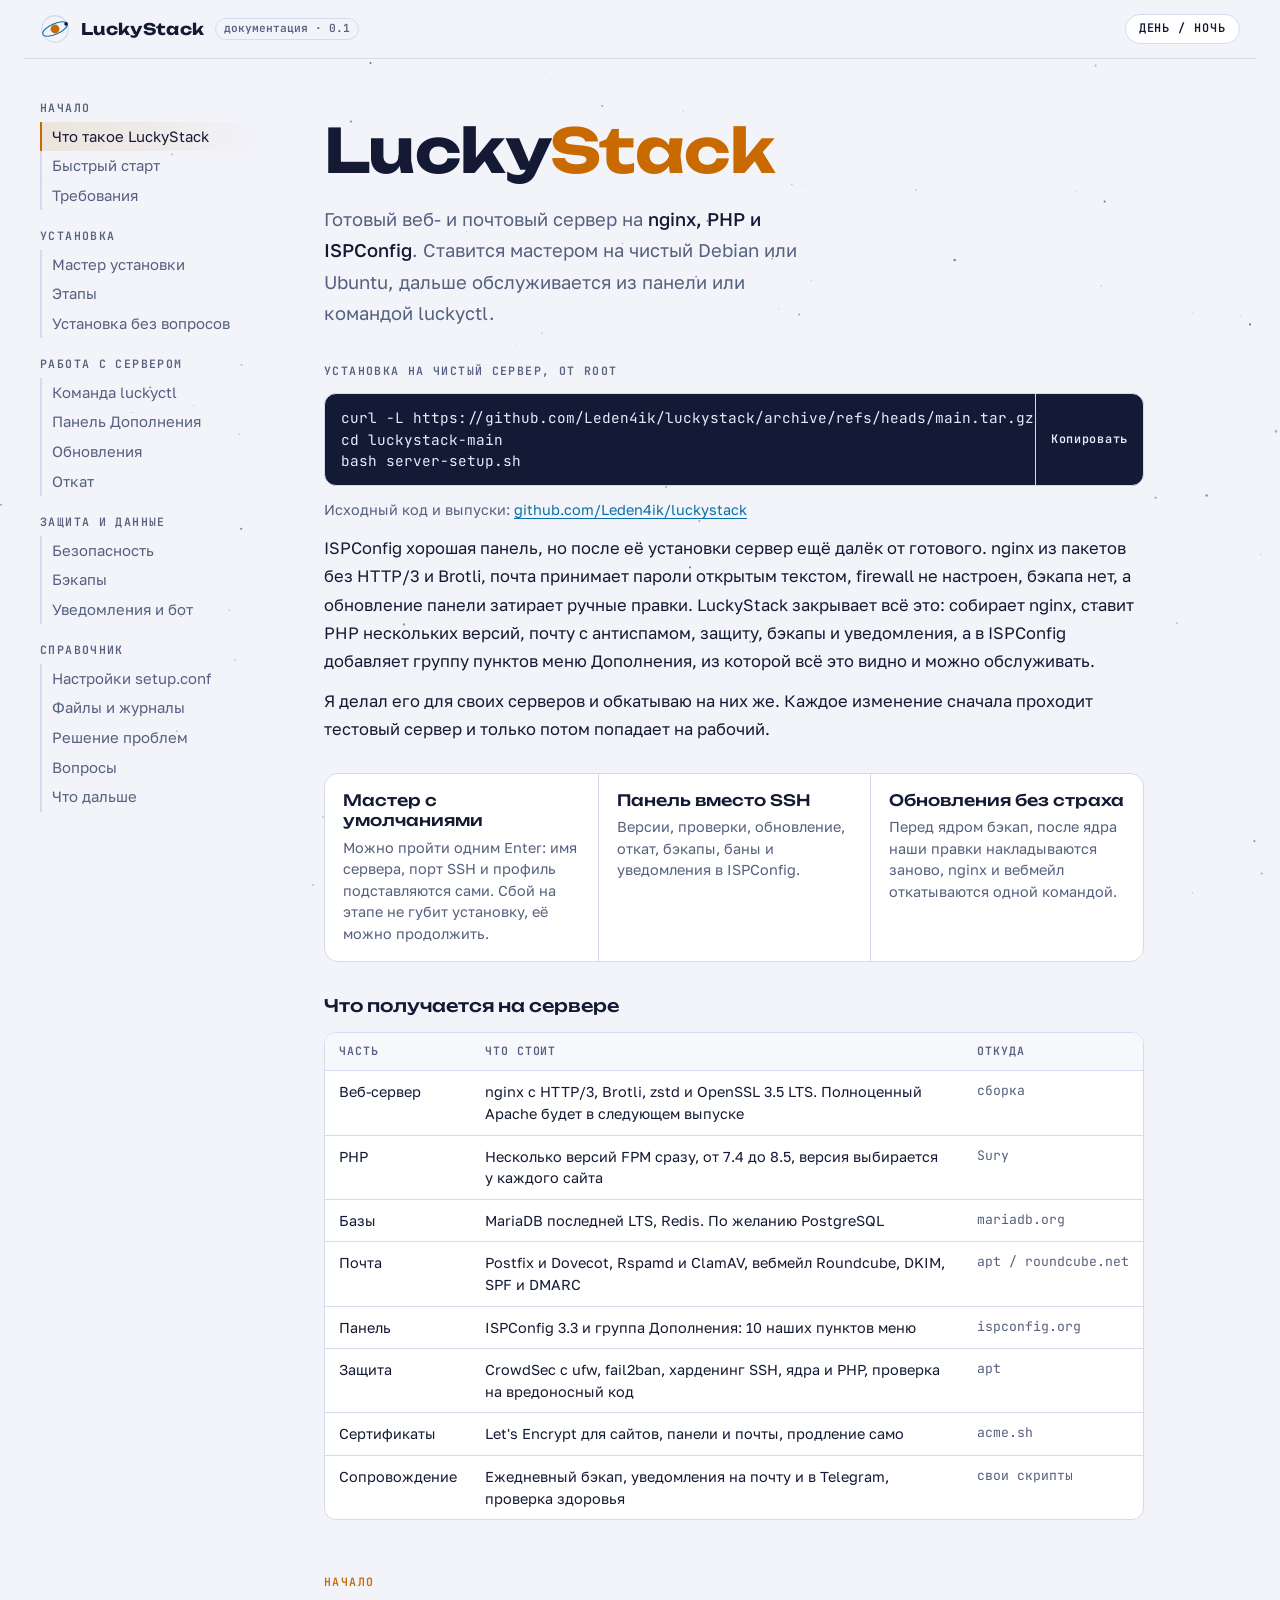
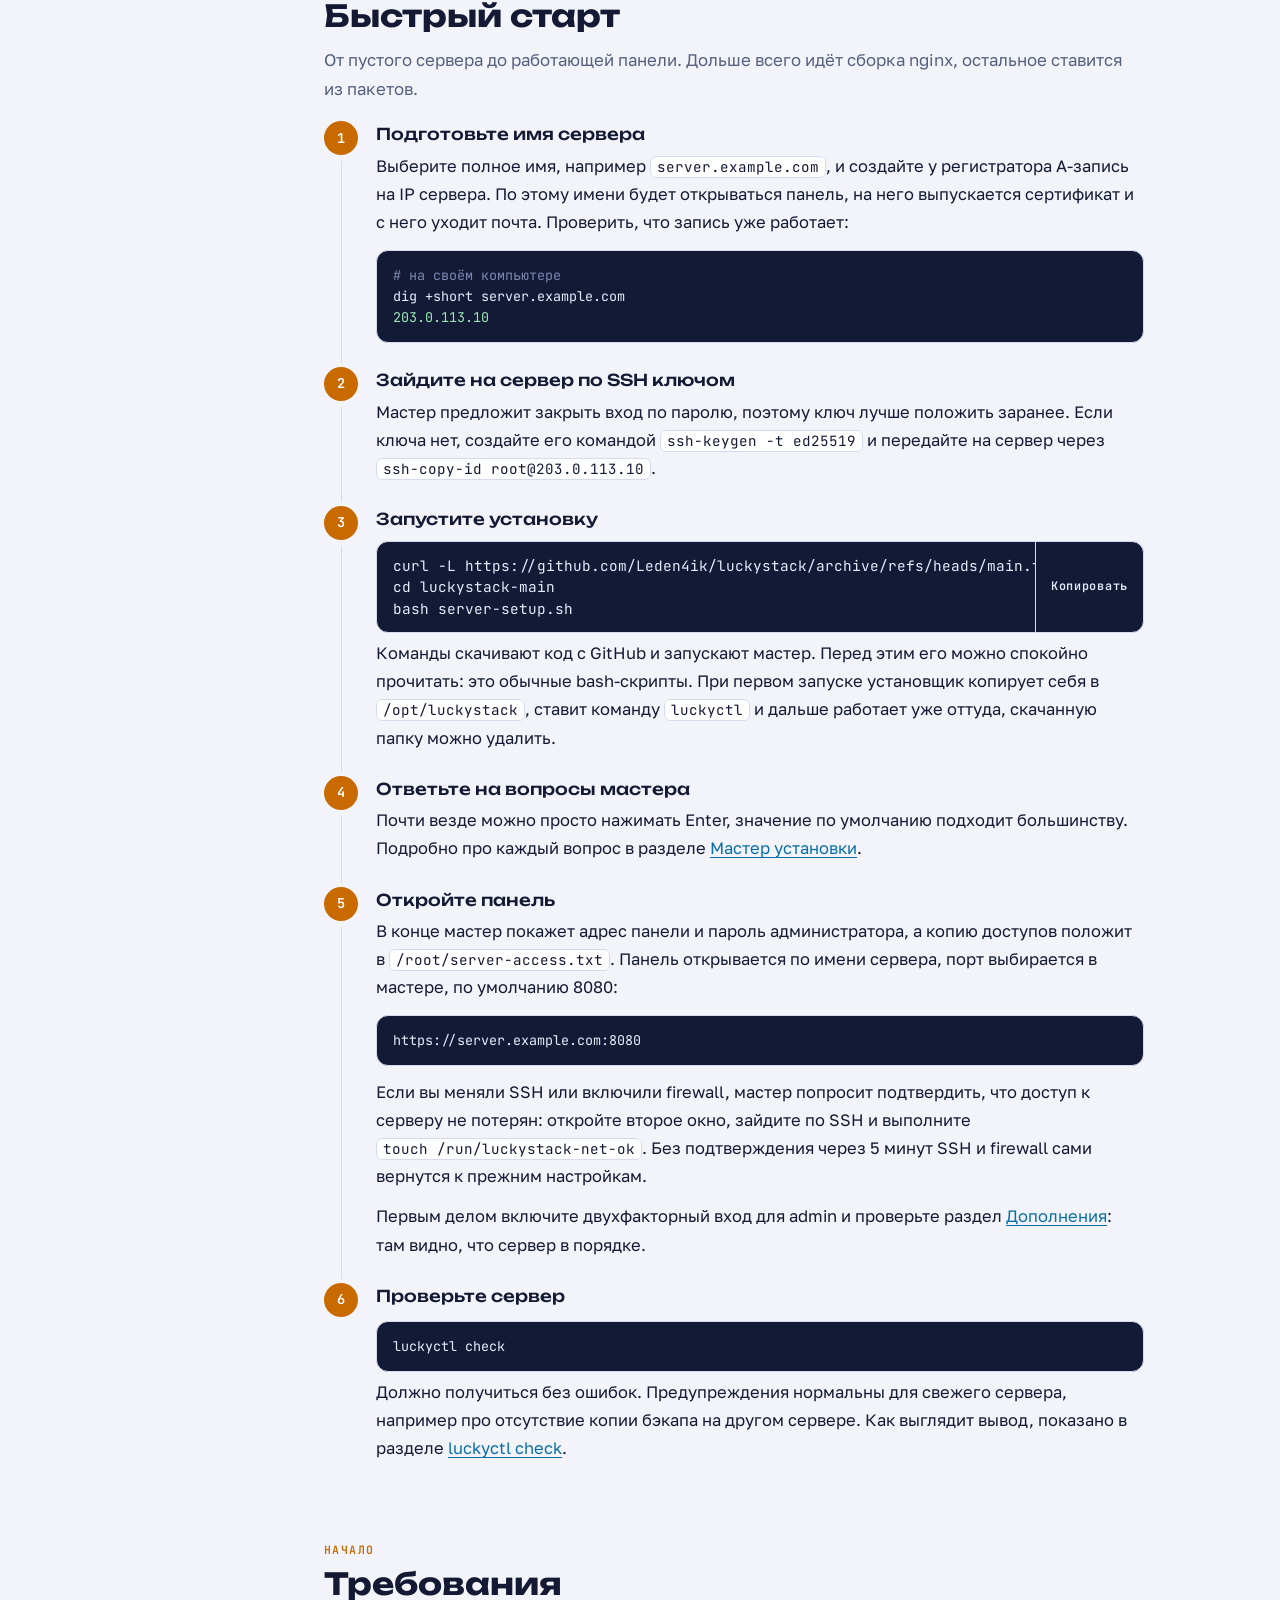
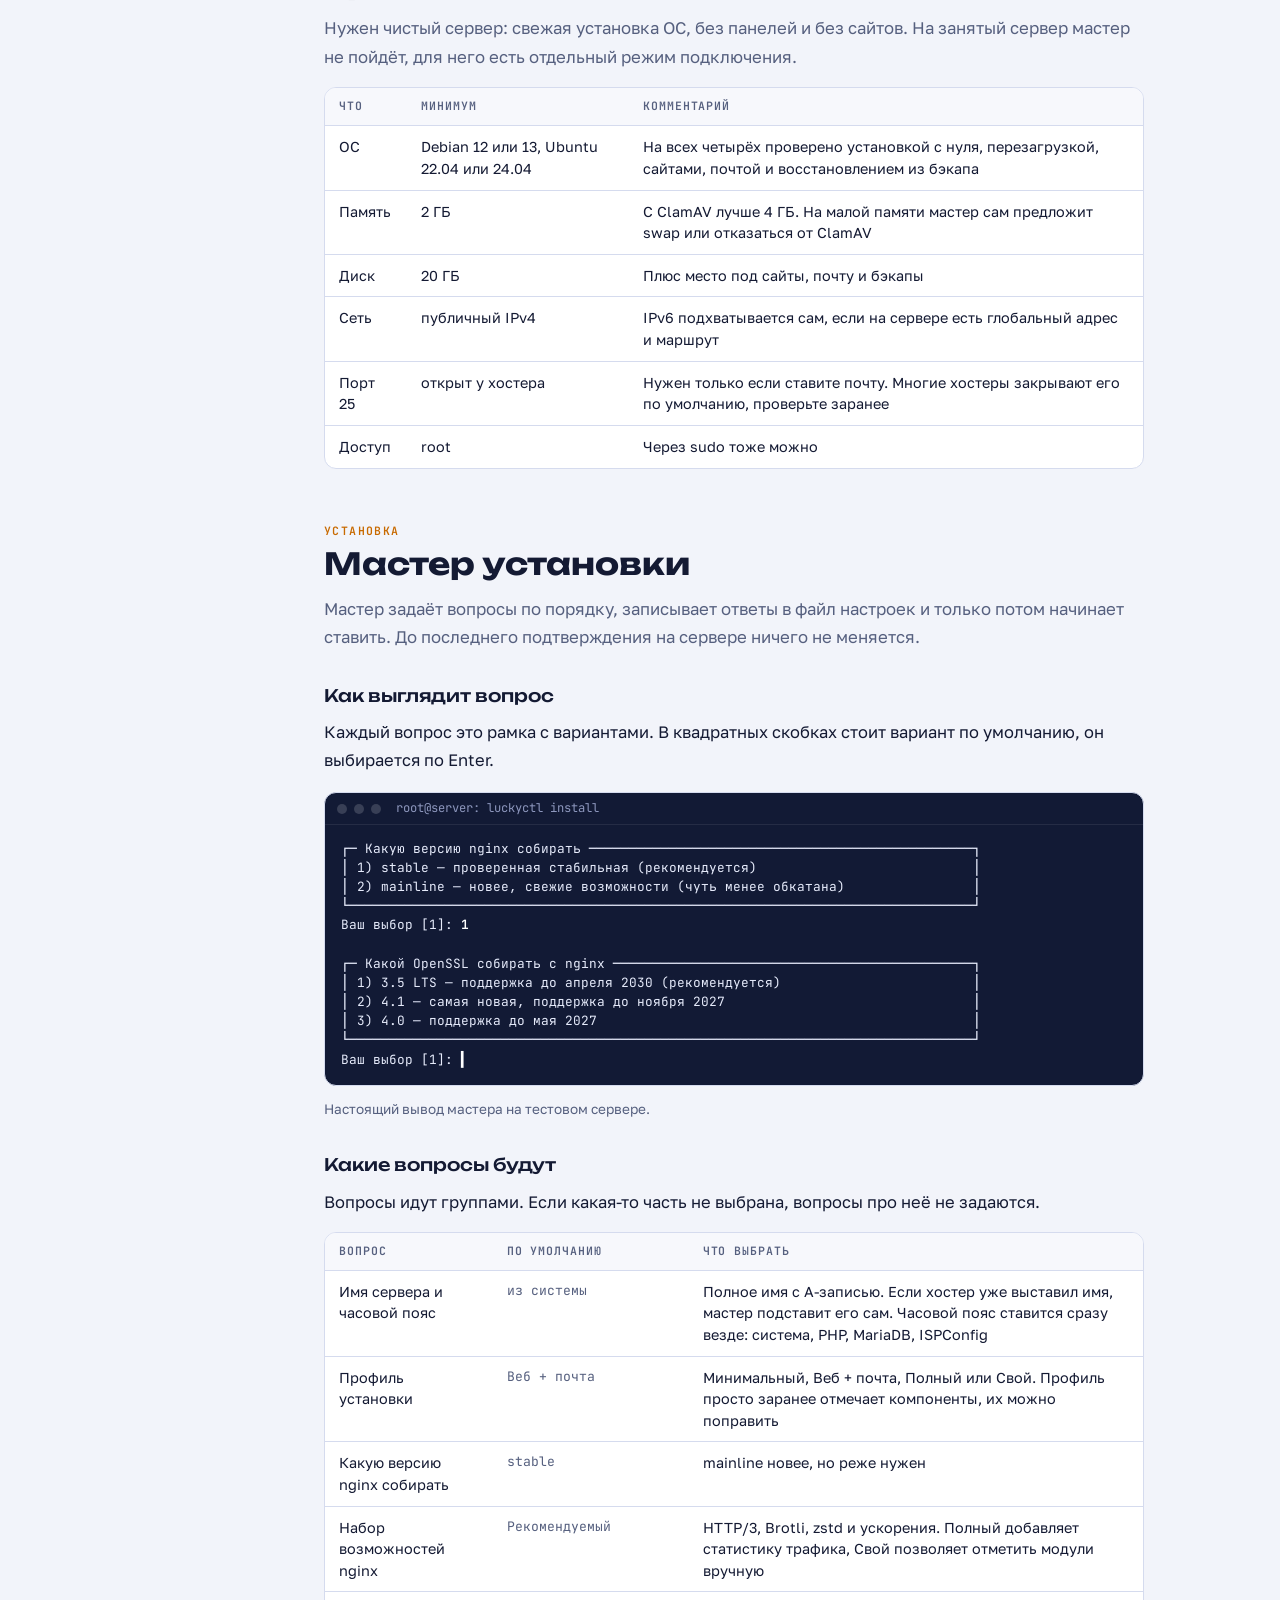
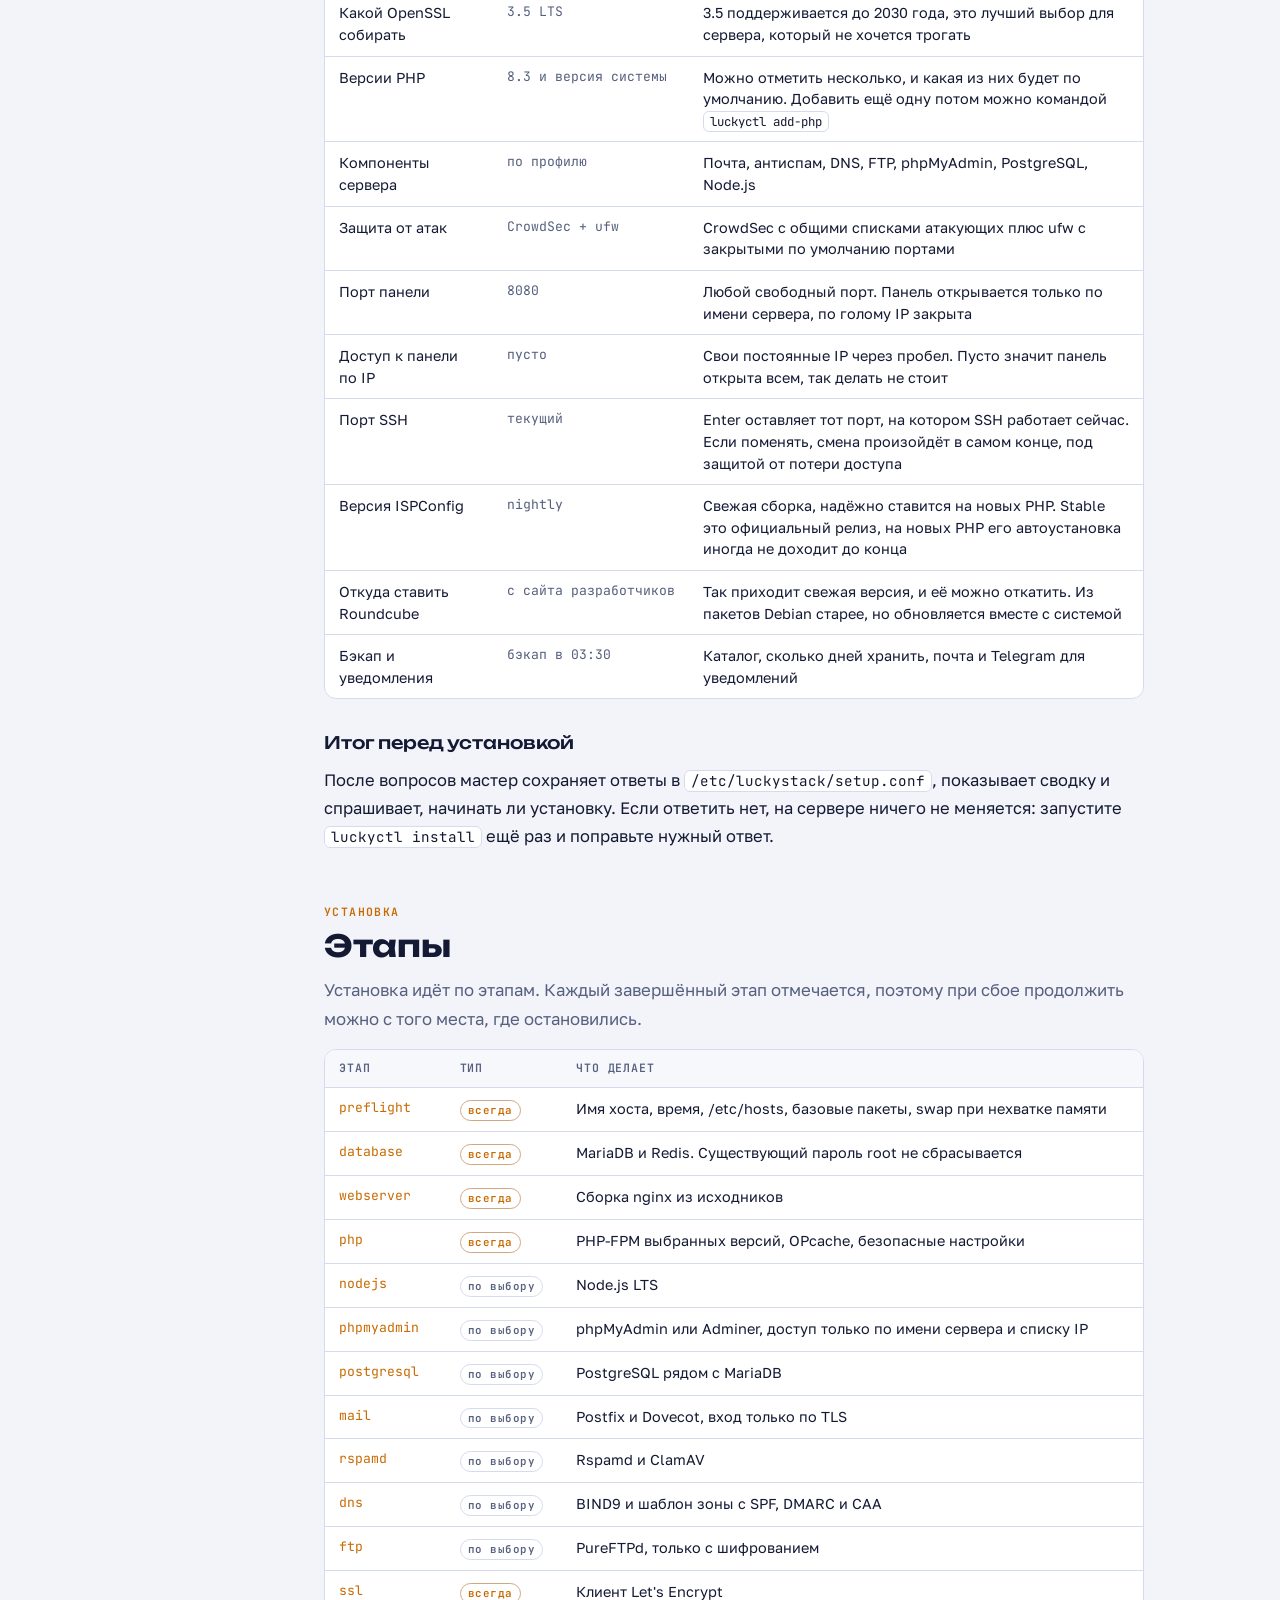
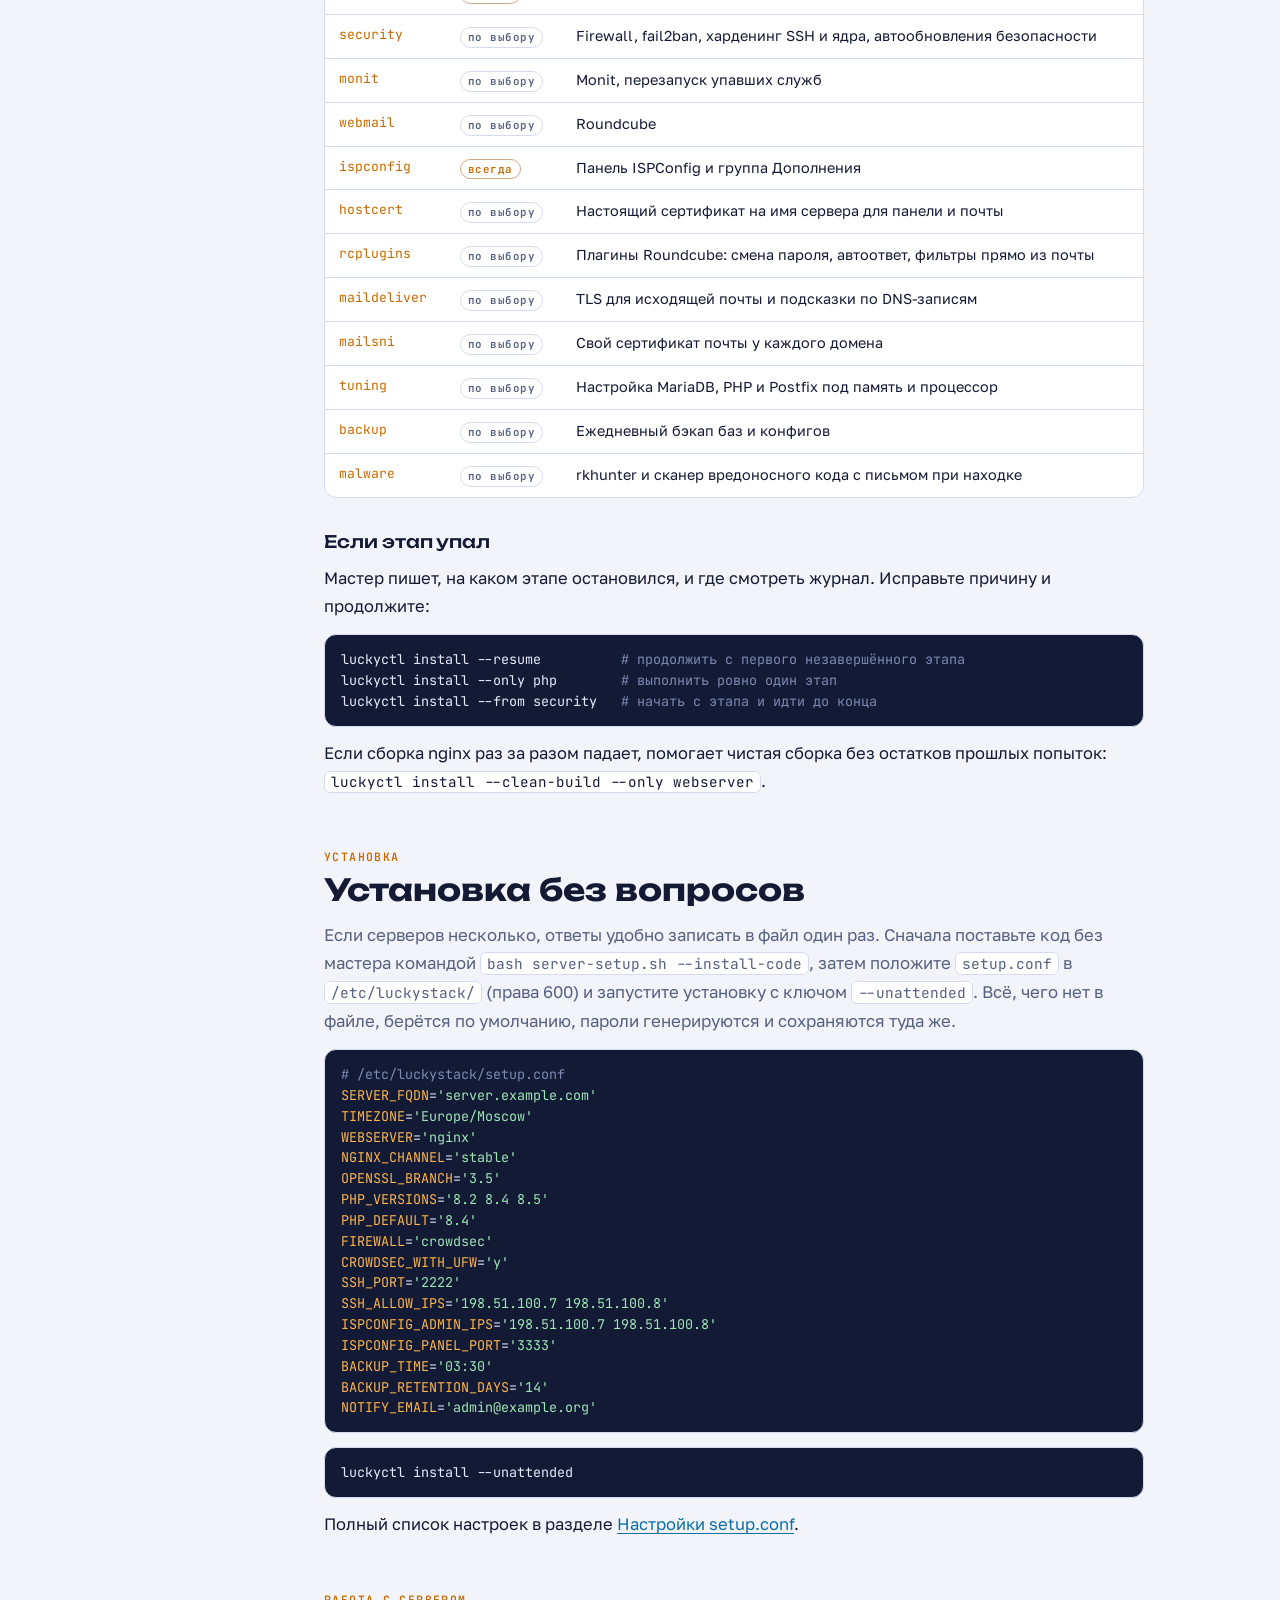
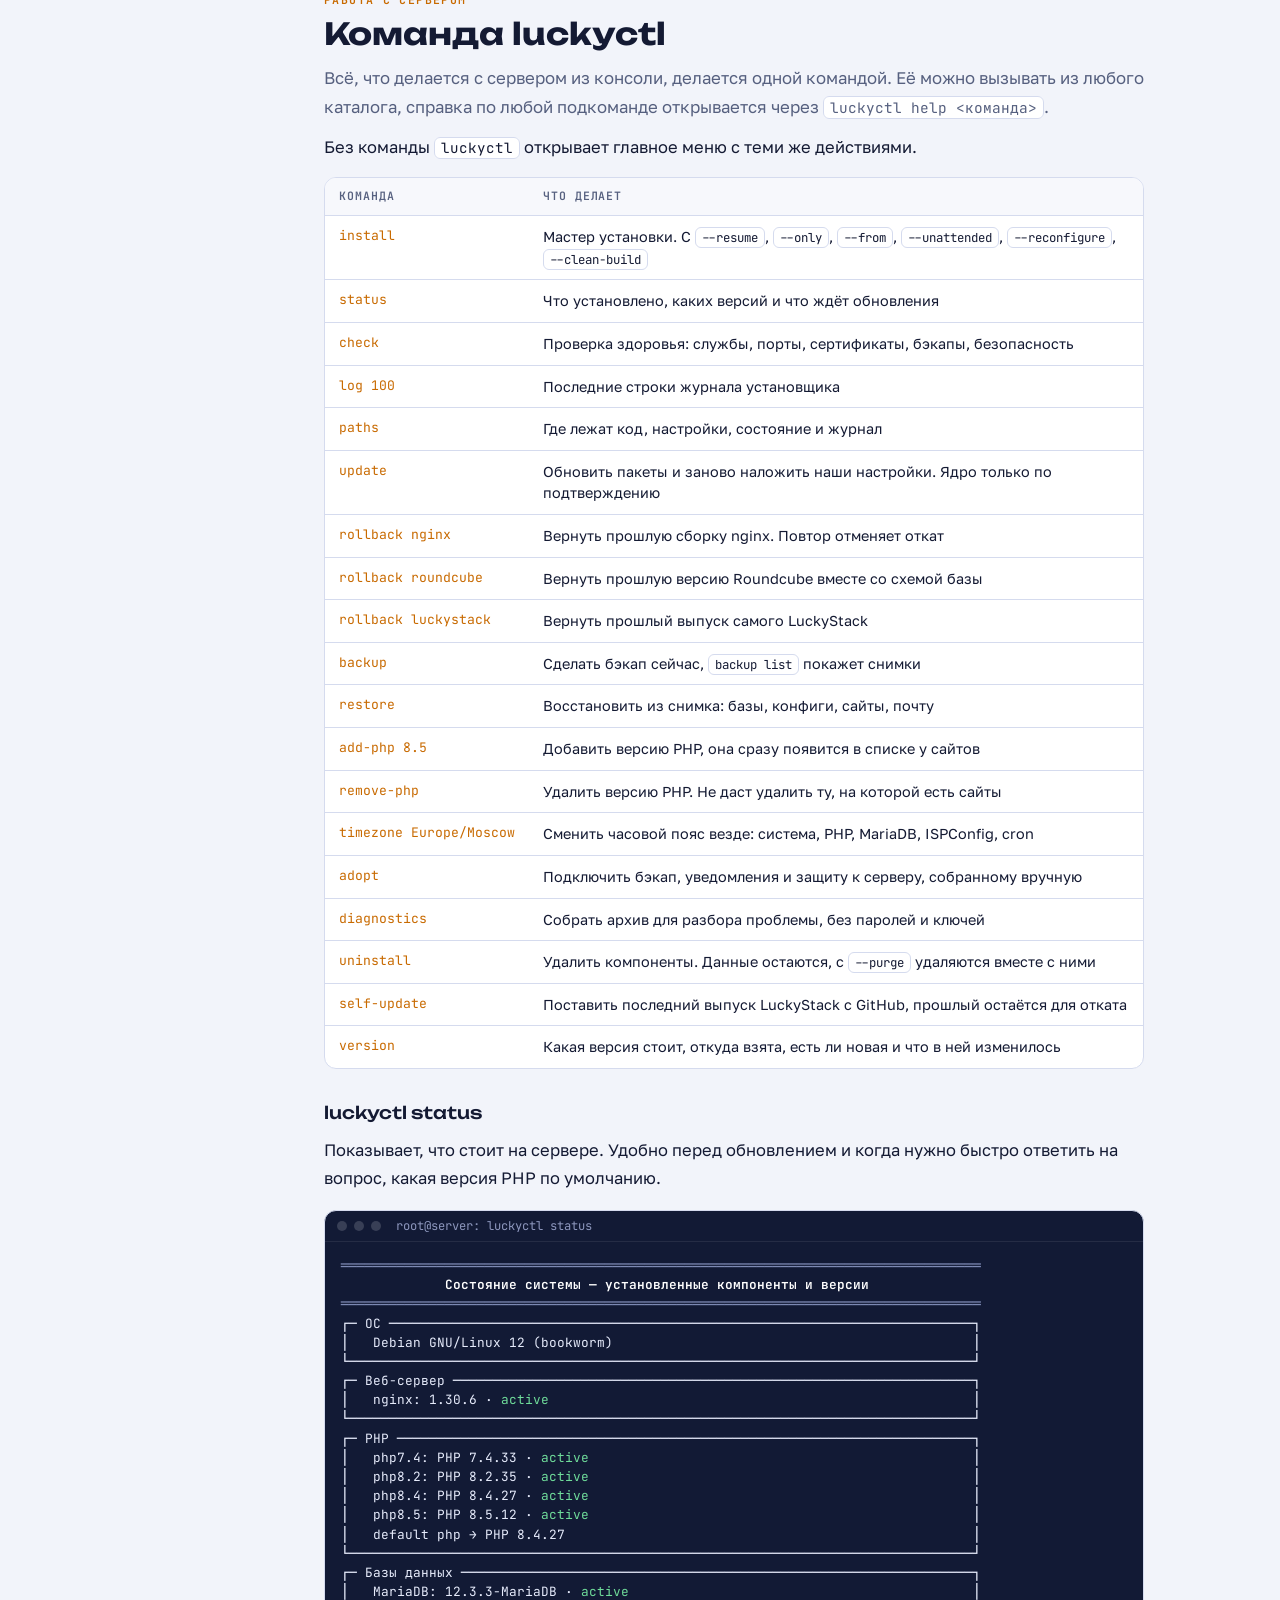
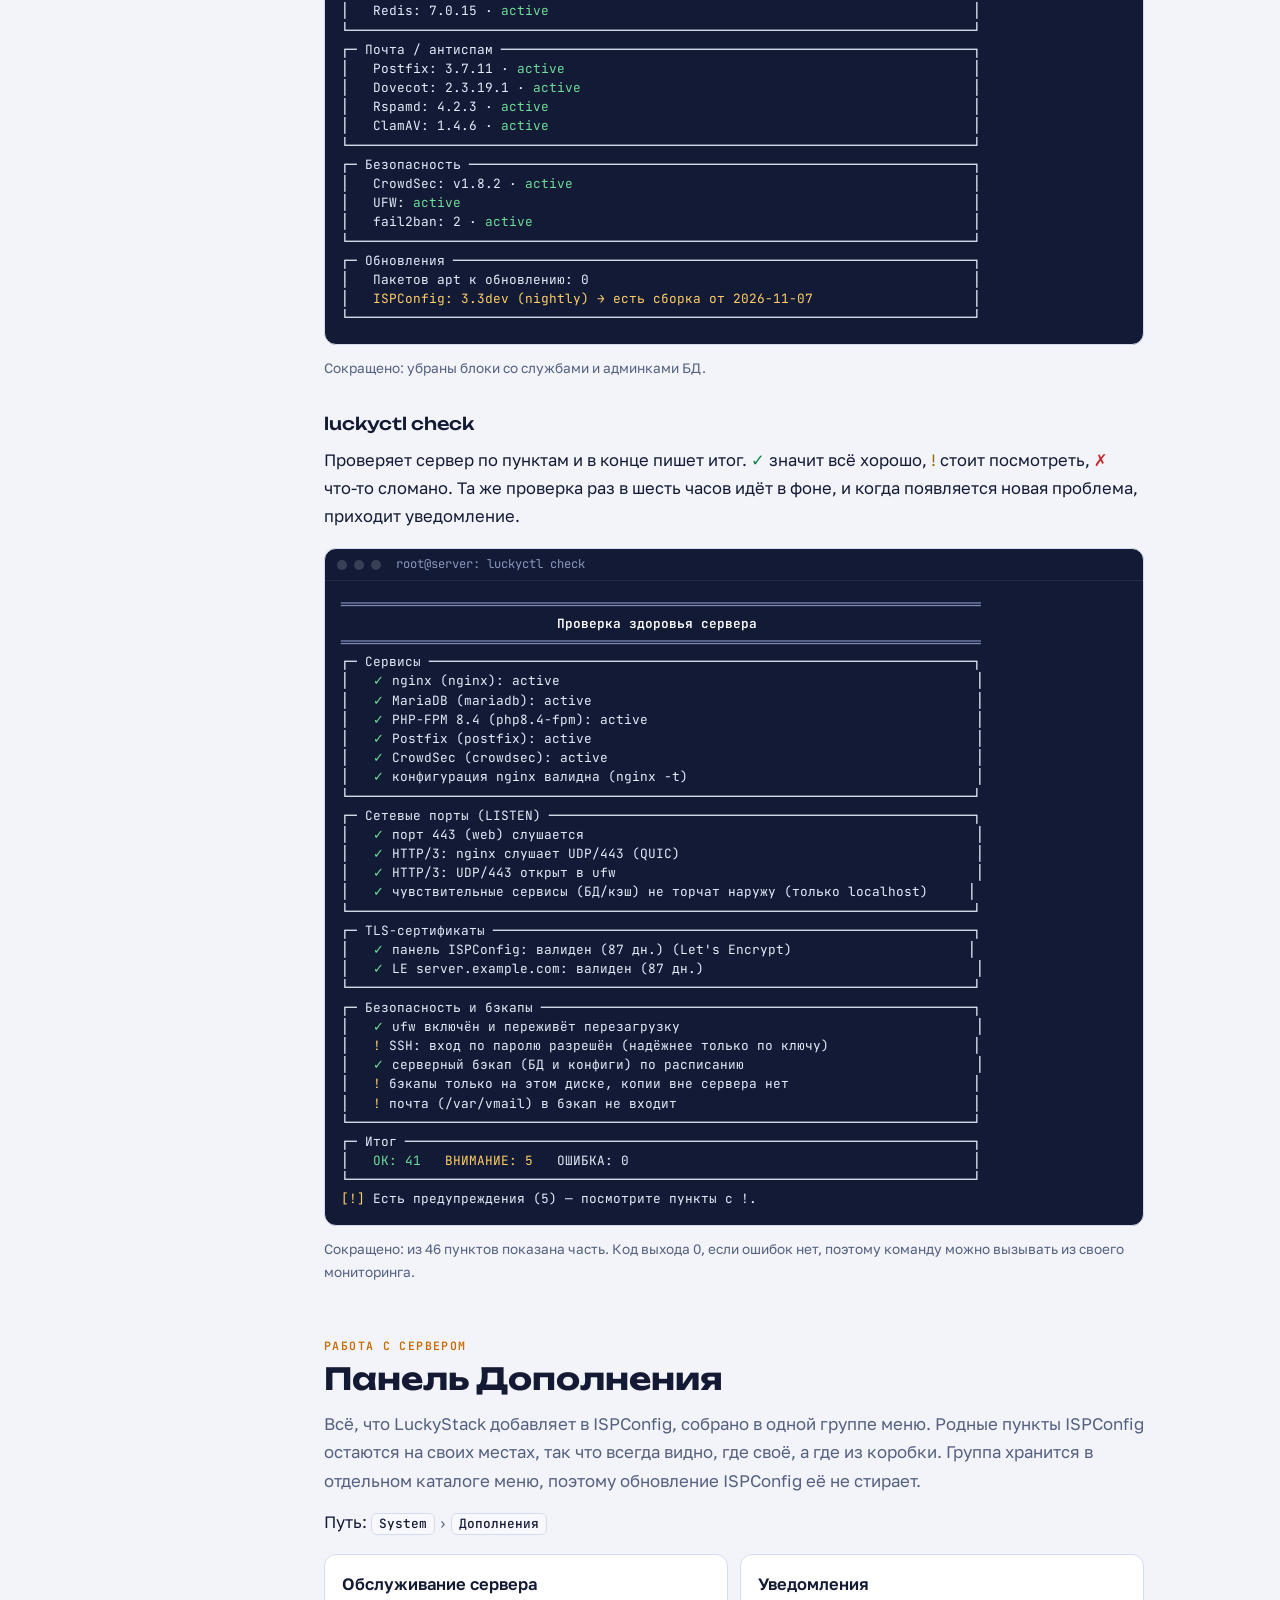
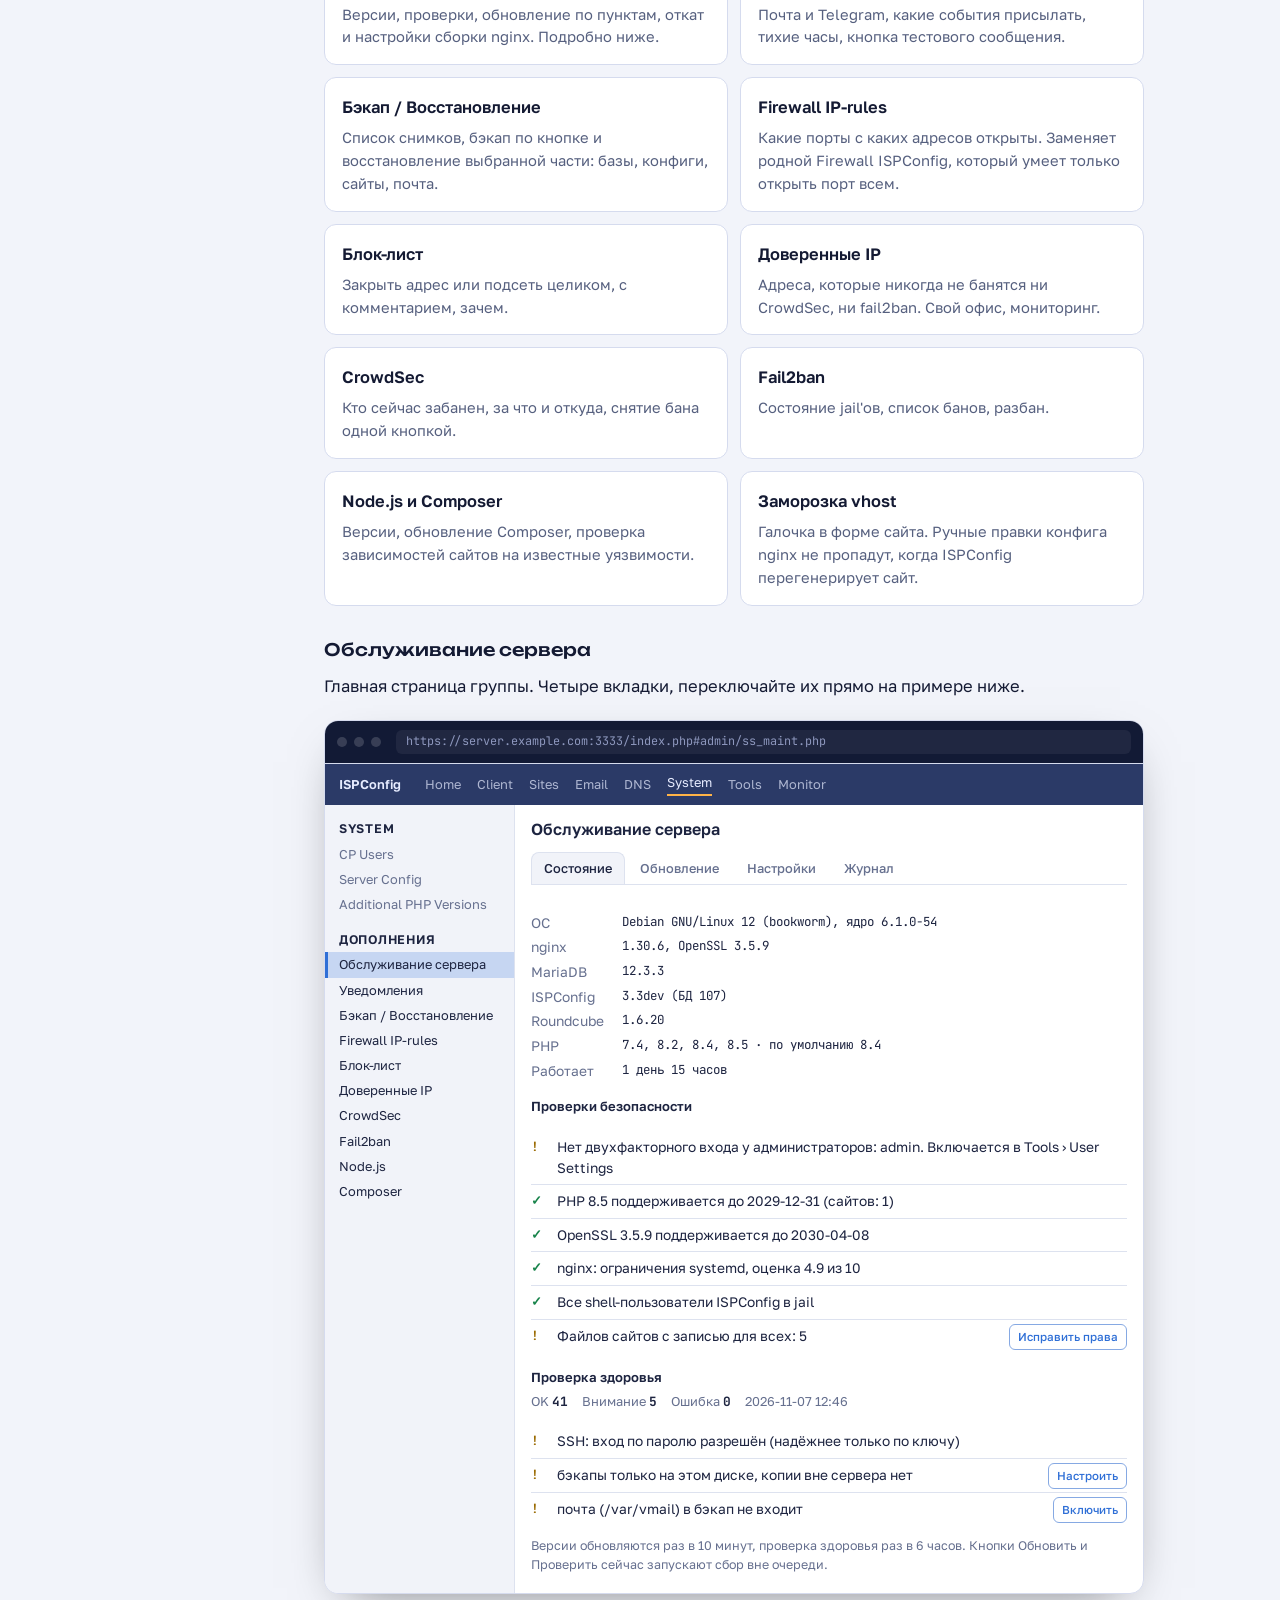
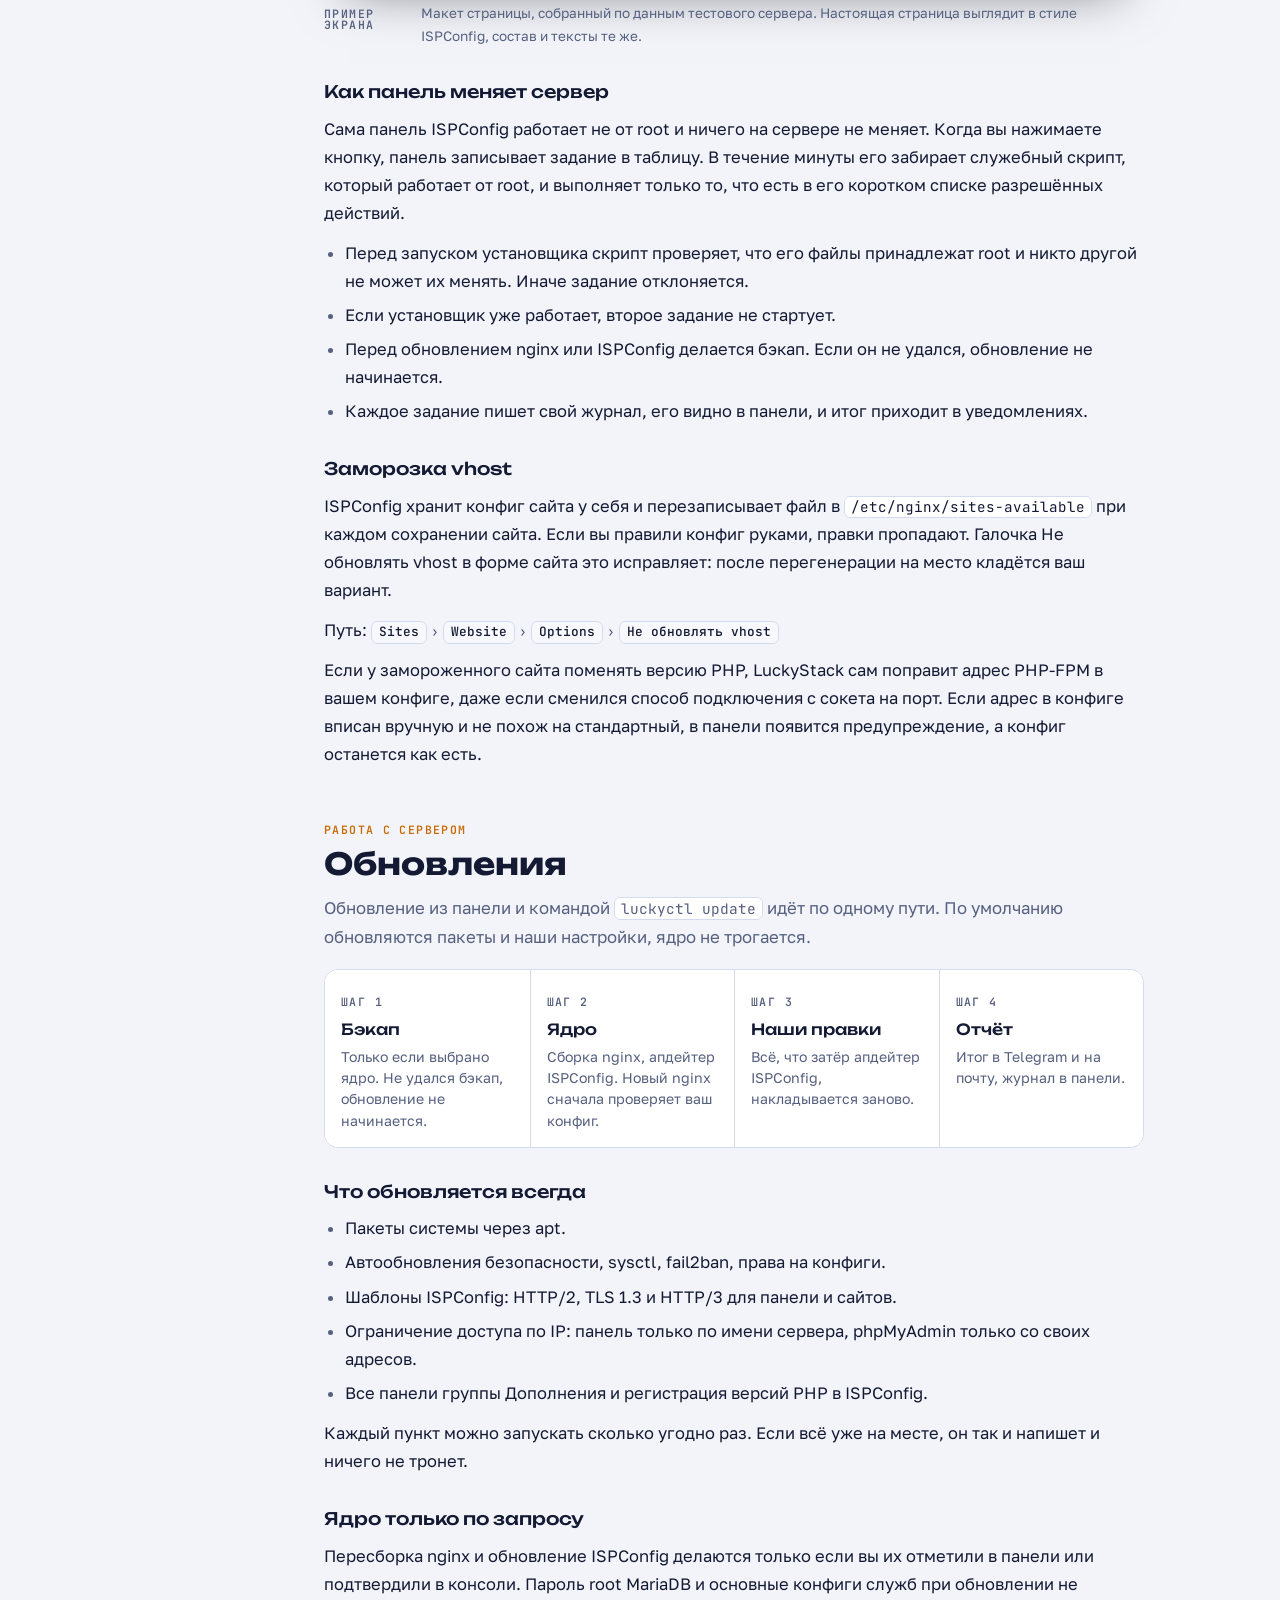
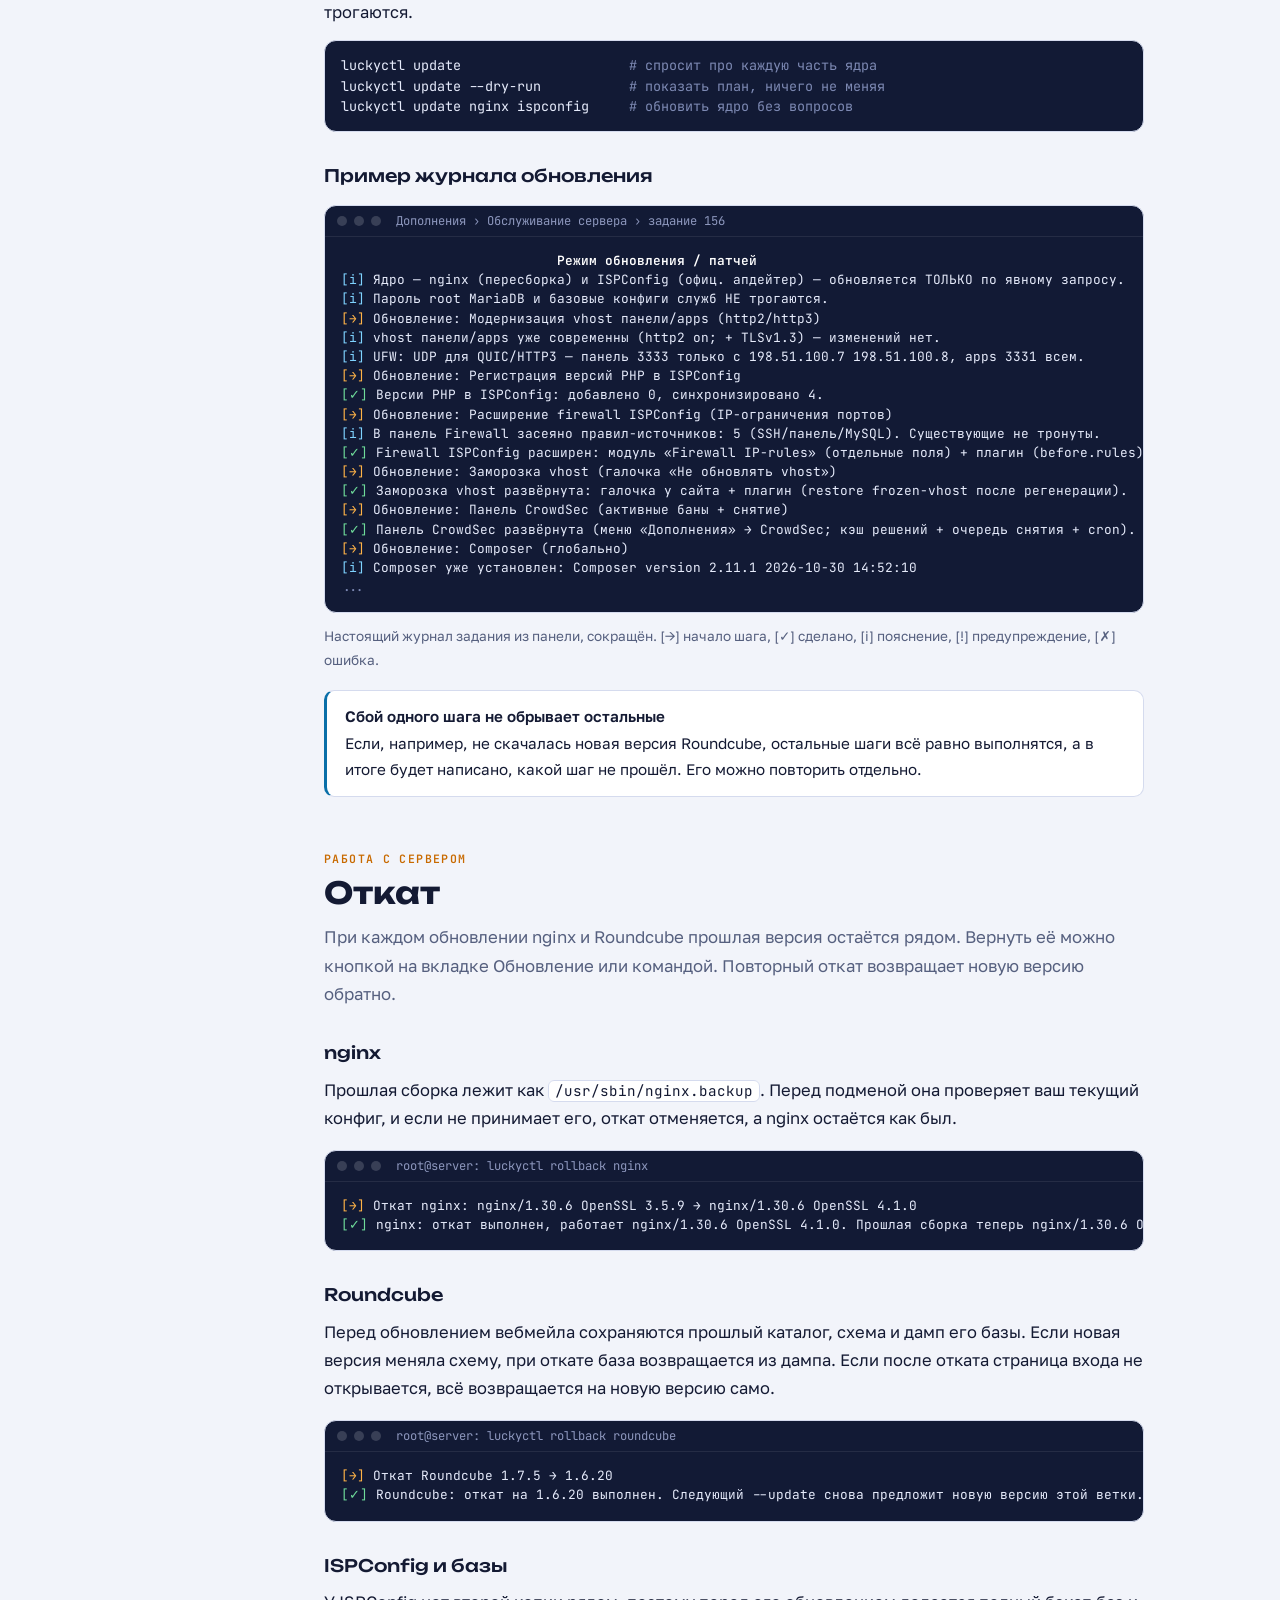
<file: index.html>
<!doctype html>
<html lang="ru">
<head>
<meta charset="utf-8">
<meta name="viewport" content="width=device-width,initial-scale=1,viewport-fit=cover">
<meta name="description" content="LuckyStack: установщик и сопровождение сервера хостинга на ISPConfig. nginx с HTTP/3, PHP нескольких версий, MariaDB, почта, защита и бэкапы.">
<style>:root{box-sizing:border-box;padding-top:env(safe-area-inset-top,0px);padding-bottom:env(safe-area-inset-bottom,0px)}html{scroll-padding-top:env(safe-area-inset-top,0px)}body{margin:0;padding:0}img{max-width:100%}[hidden]:not([hidden=until-found i]){display:none!important}</style>

<title>LuckyStack</title>
</head>
<body>
<link rel="preconnect" href="https://fonts.googleapis.com">
<link rel="stylesheet" href="https://fonts.googleapis.com/css2?family=Unbounded:wght@500;700&family=Golos+Text:wght@400;500;600&family=JetBrains+Mono:wght@400;600&display=swap">
<style>
/* Документация: верхняя полоса, слева оглавление, справа текст. Тема прежняя: ночное небо и пульт. */
:root {
  --bg: #0a0f1e; --panel: #111832; --panel-2: #0e1530; --line: #24305a; --fg: #e8ecf8; --muted: #9aa5c7;
  --accent: #ffb347; --accent-ink: #1a1206; --cool: #7fd3ff; --ok: #6fdc9a; --warn: #ffcf66; --bad: #ff7b7b;
  --term: #070b17; --term-fg: #d7def5; --star: 255, 255, 255;
  --ui-bg: #121a36; --ui-bar: #0c1330; --ui-head: #18224a; --ui-line: #2a3666; --ui-fg: #e3e8f7; --ui-muted: #98a3c6; --ui-btn: #2f6fd6;
  --display: "Unbounded", "Segoe UI", system-ui, sans-serif;
  --body: "Golos Text", "Segoe UI", system-ui, sans-serif;
  --mono: "JetBrains Mono", ui-monospace, "Cascadia Mono", Consolas, monospace;
  color-scheme: dark;
}
@media (prefers-color-scheme: light) {
  :root:not([data-theme="dark"]) {
    --bg: #f2f4fa; --panel: #ffffff; --panel-2: #f7f8fc; --line: #d5dbee; --fg: #141a33; --muted: #56607f;
    --accent: #c86a00; --accent-ink: #ffffff; --cool: #0a6fa8; --ok: #17834a; --warn: #9a6a00; --bad: #c03030;
    --term: #121a35; --term-fg: #e6ebfb; --star: 20, 30, 70;
    --ui-bg: #ffffff; --ui-bar: #2b3a67; --ui-head: #f1f3f9; --ui-line: #dde2ef; --ui-fg: #1d2440; --ui-muted: #66708f; --ui-btn: #2f6fd6;
    color-scheme: light;
  }
}
:root[data-theme="light"] {
  --bg: #f2f4fa; --panel: #ffffff; --panel-2: #f7f8fc; --line: #d5dbee; --fg: #141a33; --muted: #56607f;
  --accent: #c86a00; --accent-ink: #ffffff; --cool: #0a6fa8; --ok: #17834a; --warn: #9a6a00; --bad: #c03030;
  --term: #121a35; --term-fg: #e6ebfb; --star: 20, 30, 70;
  --ui-bg: #ffffff; --ui-bar: #2b3a67; --ui-head: #f1f3f9; --ui-line: #dde2ef; --ui-fg: #1d2440; --ui-muted: #66708f; --ui-btn: #2f6fd6;
  color-scheme: light;
}
:root[data-theme="dark"] {
  --bg: #0a0f1e; --panel: #111832; --panel-2: #0e1530; --line: #24305a; --fg: #e8ecf8; --muted: #9aa5c7;
  --accent: #ffb347; --accent-ink: #1a1206; --cool: #7fd3ff; --ok: #6fdc9a; --warn: #ffcf66; --bad: #ff7b7b;
  --term: #070b17; --term-fg: #d7def5; --star: 255, 255, 255;
  --ui-bg: #121a36; --ui-bar: #0c1330; --ui-head: #18224a; --ui-line: #2a3666; --ui-fg: #e3e8f7; --ui-muted: #98a3c6; --ui-btn: #2f6fd6;
  color-scheme: dark;
}

* { box-sizing: border-box; }
html { scroll-behavior: smooth; scroll-padding-top: 76px; }
body {
  margin: 0; background: var(--bg); color: var(--fg);
  font: 400 16.5px/1.7 var(--body);
  padding-left: max(16px, env(safe-area-inset-left, 0px));
  padding-right: max(16px, env(safe-area-inset-right, 0px));
}
#sky { position: fixed; inset: 0; width: 100%; height: 100%; z-index: 0; pointer-events: none; }
.wrap { position: relative; z-index: 1; max-width: 1200px; margin: 0 auto; }
a { color: var(--cool); text-underline-offset: 3px; }
a:focus-visible, button:focus-visible, summary:focus-visible, [tabindex]:focus-visible { outline: 2px solid var(--accent); outline-offset: 3px; border-radius: 6px; }
h1, h2, h3, h4 { font-family: var(--display); font-weight: 700; text-wrap: balance; line-height: 1.2; margin: 0; }
h2 { font-size: clamp(1.4rem, 3vw, 1.9rem); }
h3 { font-size: 1.08rem; font-weight: 500; margin-top: 34px; }
h4 { font-family: var(--body); font-size: 1rem; font-weight: 600; margin-top: 22px; }
p { margin: 12px 0 0; }
ul, ol { margin: 12px 0 0; padding-left: 1.3em; }
li { margin-top: 6px; }
li::marker { color: var(--muted); }
code, kbd { font-family: var(--mono); font-size: .86em; }
:not(pre) > code { background: var(--panel); border: 1px solid var(--line); border-radius: 6px; padding: 1px 6px; white-space: nowrap; }
.label { font: 600 .72rem/1 var(--mono); letter-spacing: .12em; text-transform: uppercase; color: var(--muted); }
.muted { color: var(--muted); }

/* верхняя полоса */
body::before { content: ""; position: fixed; inset: 0 0 auto; height: env(safe-area-inset-top, 0px); z-index: 10; background: var(--bg); }
header.top {
  position: sticky; top: env(safe-area-inset-top, 0px); z-index: 5;
  display: flex; align-items: center; justify-content: space-between; gap: 16px;
  padding-block: 14px; margin-inline: -16px; padding-inline: 16px;
  background: color-mix(in srgb, var(--bg) 82%, transparent);
  backdrop-filter: blur(10px); -webkit-backdrop-filter: blur(10px);
  border-bottom: 1px solid var(--line);
}
.brand { display: flex; align-items: center; gap: 11px; text-decoration: none; color: var(--fg); }
.brand svg { flex: none; }
.brand b { font: 700 1rem/1 var(--display); letter-spacing: .02em; }
.brand small { font: 600 .7rem/1 var(--mono); color: var(--muted); border: 1px solid var(--line); border-radius: 999px; padding: 4px 8px; }
.top-right { display: flex; gap: 10px; align-items: center; }
.switch, .menu-btn {
  font: 600 .74rem/1 var(--mono); letter-spacing: .08em; text-transform: uppercase;
  background: var(--panel); color: var(--fg); border: 1px solid var(--line);
  border-radius: 999px; padding: 8px 13px; cursor: pointer;
}
.menu-btn { display: none; }

/* раскладка */
.layout { display: grid; grid-template-columns: 236px minmax(0, 1fr); gap: 48px; }
aside.toc { position: sticky; top: 76px; align-self: start; max-height: calc(100vh - 92px); overflow-y: auto; padding: 26px 4px 30px 0; }
.toc .group { margin-top: 20px; }
.toc .group:first-child { margin-top: 0; }
.toc .label { display: block; margin-bottom: 8px; }
.toc a { display: block; color: var(--muted); text-decoration: none; padding: 4px 10px; border-left: 2px solid var(--line); font-size: .93rem; line-height: 1.45; }
.toc a:hover { color: var(--fg); }
.toc a.on { color: var(--fg); border-left-color: var(--accent); background: linear-gradient(90deg, color-mix(in srgb, var(--accent) 12%, transparent), transparent); }
main { min-width: 0; max-width: 820px; padding-bottom: 60px; }

.draft { margin-top: 26px; padding: 10px 14px; border: 1px dashed var(--line); border-radius: 10px; color: var(--muted); font-size: .9rem; }

section.doc { padding-top: 56px; }
section.doc > .eyebrow { display: block; margin-bottom: 10px; color: var(--accent); }
section.doc > h2 + p { color: var(--muted); font-size: 1.05rem; }

/* вступление */
.hero { padding-top: 34px; }
.hero h1 { font-size: clamp(2.3rem, 6vw, 3.8rem); letter-spacing: -.01em; }
.hero h1 span { color: var(--accent); }
.lead { margin-top: 16px; font-size: 1.15rem; color: var(--muted); max-width: 46ch; }
.lead strong { color: var(--fg); font-weight: 500; }
.cmd { margin-top: 10px; display: flex; align-items: stretch; border-radius: 12px; overflow: hidden; background: var(--term); border: 1px solid var(--line); }
.cmd pre { margin: 0; padding: 13px 16px; overflow-x: auto; flex: 1; min-width: 0; color: var(--term-fg); font: 400 .9rem/1.5 var(--mono); }
.cmd pre .p { color: var(--accent); user-select: none; }
.copy { flex: none; border: 0; border-left: 1px solid var(--line); background: transparent; color: var(--term-fg); font: 600 .74rem/1 var(--mono); letter-spacing: .06em; padding: 0 15px; cursor: pointer; }
.copy:hover { background: rgba(255, 255, 255, .06); }
.install { margin-top: 26px; }

.facts { display: grid; grid-template-columns: repeat(3, minmax(0, 1fr)); gap: 0; margin-top: 30px; border: 1px solid var(--line); border-radius: 14px; overflow: hidden; background: var(--panel); }
.facts div { padding: 16px 18px; border-left: 1px solid var(--line); }
.facts div:first-child { border-left: 0; }
.facts b { display: block; font: 500 .98rem/1.3 var(--display); }
.facts p { margin-top: 6px; font-size: .9rem; color: var(--muted); line-height: 1.5; }

/* выноски */
.callout { margin-top: 18px; padding: 13px 16px 13px 18px; border-radius: 10px; border: 1px solid var(--line); border-left: 3px solid var(--cool); background: var(--panel); font-size: .95rem; }
.callout p:first-child { margin-top: 0; }
.callout.warn { border-left-color: var(--accent); }
.callout.plan { border-left-color: var(--muted); border-style: dashed; border-left-style: solid; }
.callout b.t { display: block; font-weight: 600; margin-bottom: 2px; }

/* код и терминал */
pre.code, .screen pre {
  margin: 0; overflow-x: auto; font: 400 .84rem/1.55 var(--mono); color: var(--term-fg); tab-size: 4;
}
pre.code { margin-top: 14px; background: var(--term); border: 1px solid var(--line); border-radius: 12px; padding: 14px 16px; }
.c { color: #7d89b3; }
.k { color: var(--accent); }
:root[data-theme="light"] .k { color: #ffb347; }
@media (prefers-color-scheme: light) { :root:not([data-theme="dark"]) .k { color: #ffb347; } }
.s { color: #9ee6b4; }

.screen { margin-top: 18px; border: 1px solid var(--line); border-radius: 12px; overflow: hidden; background: var(--term); }
.screen .bar { display: flex; align-items: center; gap: 7px; padding: 9px 12px; border-bottom: 1px solid rgba(255, 255, 255, .08); }
.screen .bar i { width: 10px; height: 10px; border-radius: 50%; background: rgba(255, 255, 255, .16); }
.screen .bar span { margin-left: 8px; font: 400 .76rem/1 var(--mono); color: #8d97bd; overflow: hidden; text-overflow: ellipsis; white-space: nowrap; }
.screen pre { padding: 14px 16px 16px; font-size: .8rem; line-height: 1.5; }
.screen .t-ok { color: #6fdc9a; }
.screen .t-warn { color: #ffcf66; }
.screen .t-bad { color: #ff7b7b; }
.screen .t-i { color: #7fd3ff; }
.screen .t-step { color: #ffb347; }
.screen .t-dim { color: #7d89b3; }
.screen .t-b { color: #ffffff; font-weight: 600; }
figure { margin: 0; }
figcaption { margin-top: 8px; font-size: .85rem; color: var(--muted); }

/* таблицы */
.tbl { margin-top: 16px; border: 1px solid var(--line); border-radius: 12px; overflow-x: auto; background: var(--panel); }
.tbl table { border-collapse: collapse; width: 100%; font-size: .9rem; min-width: 560px; }
.tbl th { text-align: left; font: 600 .72rem/1.3 var(--mono); letter-spacing: .08em; text-transform: uppercase; color: var(--muted); padding: 11px 14px; border-bottom: 1px solid var(--line); background: var(--panel-2); }
.tbl td { padding: 10px 14px; border-top: 1px solid var(--line); vertical-align: top; line-height: 1.5; }
.tbl tr:first-child td { border-top: 0; }
.tbl td.m { font-family: var(--mono); font-size: .82rem; white-space: nowrap; color: var(--accent); }
.tbl td.n { font-family: var(--mono); font-size: .82rem; color: var(--muted); white-space: nowrap; }
.tag { display: inline-block; font: 600 .68rem/1 var(--mono); letter-spacing: .05em; padding: 4px 7px; border-radius: 999px; border: 1px solid var(--line); color: var(--muted); white-space: nowrap; }
.tag.core { color: var(--accent); border-color: color-mix(in srgb, var(--accent) 45%, var(--line)); }
.tag.yes { color: var(--ok); border-color: color-mix(in srgb, var(--ok) 45%, var(--line)); }
.tag.plan { border-style: dashed; }

/* шаги */
.steps { list-style: none; padding: 0; margin: 20px 0 0; counter-reset: s; }
.steps > li { counter-increment: s; position: relative; padding: 0 0 26px 52px; margin: 0; }
.steps > li::before { content: counter(s); position: absolute; left: 0; top: -2px; width: 34px; height: 34px; border-radius: 50%; display: grid; place-items: center; font: 600 .85rem/1 var(--mono); color: var(--accent-ink); background: var(--accent); }
.steps > li::after { content: ""; position: absolute; left: 16.5px; top: 38px; bottom: 6px; width: 1px; background: var(--line); }
.steps > li:last-child::after { display: none; }
.steps > li > b { font: 500 1.02rem/1.4 var(--display); display: block; }
.steps > li > p:first-of-type { margin-top: 6px; }

/* сетка карточек */
.cards { display: grid; grid-template-columns: repeat(2, minmax(0, 1fr)); gap: 12px; margin-top: 18px; }
.card { background: var(--panel); border: 1px solid var(--line); border-radius: 12px; padding: 15px 17px; }
.card b { font-weight: 600; }
.card p { margin-top: 6px; font-size: .92rem; color: var(--muted); line-height: 1.55; }
.card .where { margin-top: 10px; }

.crumb { display: inline-flex; flex-wrap: wrap; gap: 4px; align-items: center; font: 500 .8rem/1 var(--mono); }
.crumb span { background: var(--panel-2); border: 1px solid var(--line); border-radius: 6px; padding: 4px 7px; white-space: nowrap; }
.crumb em { font-style: normal; color: var(--muted); }

/* поток обновления */
.flow { display: grid; grid-template-columns: repeat(4, minmax(0, 1fr)); margin-top: 18px; border: 1px solid var(--line); border-radius: 14px; overflow: hidden; }
.flow div { padding: 16px; background: var(--panel); border-left: 1px solid var(--line); }
.flow div:first-child { border-left: 0; }
.flow b { display: block; margin-top: 6px; font: 500 .96rem/1.3 var(--display); }
.flow p { margin-top: 6px; color: var(--muted); font-size: .88rem; line-height: 1.5; }

/* макет окна панели ISPConfig */
.mock { margin-top: 20px; border: 1px solid var(--line); border-radius: 14px; overflow: hidden; background: var(--ui-bg); color: var(--ui-fg); font-size: .86rem; line-height: 1.5; box-shadow: 0 18px 50px -24px rgba(0, 0, 0, .55); }
.mock .chrome { display: flex; align-items: center; gap: 7px; padding: 9px 12px; background: var(--term); border-bottom: 1px solid var(--line); }
.mock .chrome i { width: 10px; height: 10px; border-radius: 50%; background: rgba(255, 255, 255, .16); }
.mock .chrome span { margin-left: 8px; flex: 1; min-width: 0; font: 400 .74rem/1 var(--mono); color: #8d97bd; background: rgba(255, 255, 255, .06); border-radius: 6px; padding: 6px 10px; overflow: hidden; text-overflow: ellipsis; white-space: nowrap; }
.mock .appbar { display: flex; gap: 16px; align-items: center; padding: 9px 14px; background: var(--ui-bar); color: #e7ecff; font-size: .8rem; overflow-x: auto; white-space: nowrap; }
.mock .appbar b { font-weight: 600; margin-right: 8px; }
.mock .appbar span { opacity: .7; }
.mock .appbar span.on { opacity: 1; border-bottom: 2px solid #ffb347; padding-bottom: 2px; }
.mock .body { display: grid; grid-template-columns: 190px minmax(0, 1fr); min-height: 300px; }
.mock .side { border-right: 1px solid var(--ui-line); padding: 12px 0; background: var(--ui-head); }
.mock .side div { padding: 3px 14px; color: var(--ui-muted); font-size: .8rem; white-space: nowrap; overflow: hidden; text-overflow: ellipsis; }
.mock .side div.h { color: var(--ui-fg); font-weight: 600; margin-top: 10px; font-size: .78rem; text-transform: uppercase; letter-spacing: .06em; }
.mock .side div.h:first-child { margin-top: 0; }
.mock .side div.on { color: var(--ui-fg); background: color-mix(in srgb, var(--ui-btn) 22%, transparent); border-left: 3px solid var(--ui-btn); padding-left: 11px; }
.mock .side div.ours { color: var(--ui-fg); }
.mock .content { padding: 14px 16px 18px; min-width: 0; }
.mock h5 { margin: 0; font: 600 1rem/1.3 var(--body); }
.mock .tabs { display: flex; gap: 2px; margin-top: 12px; border-bottom: 1px solid var(--ui-line); overflow-x: auto; }
.mock .tabs button { font: 500 .8rem/1 var(--body); background: transparent; color: var(--ui-muted); border: 1px solid transparent; border-bottom: 0; padding: 9px 12px; border-radius: 8px 8px 0 0; cursor: pointer; white-space: nowrap; }
.mock .tabs button[aria-selected="true"] { color: var(--ui-fg); background: var(--ui-head); border-color: var(--ui-line); }
.mock .pane { padding-top: 14px; }
.mock .pane[hidden] { display: none; }
.mock .kv { display: grid; grid-template-columns: max-content minmax(0, 1fr); gap: 4px 18px; }
.mock .kv dt { color: var(--ui-muted); }
.mock .kv dd { margin: 0; font-family: var(--mono); font-size: .78rem; }
.mock .chk { margin-top: 14px; }
.mock .chk div { display: grid; grid-template-columns: 18px minmax(0, 1fr) auto; gap: 8px; align-items: start; padding: 6px 0; border-top: 1px solid var(--ui-line); }
.mock .chk div:first-child { border-top: 0; }
.mock .ico { font: 700 .8rem/1.5 var(--mono); }
.mock .ico.ok { color: var(--ok); }
.mock .ico.warn { color: var(--warn); }
.mock .fix { font: 500 .72rem/1 var(--body); color: var(--ui-btn); border: 1px solid color-mix(in srgb, var(--ui-btn) 50%, var(--ui-line)); background: transparent; border-radius: 6px; padding: 5px 8px; white-space: nowrap; }
.mock .btn { display: inline-block; font: 600 .78rem/1 var(--body); color: #fff; background: var(--ui-btn); border-radius: 7px; padding: 9px 13px; }
.mock .btn.ghost { color: var(--ui-fg); background: transparent; border: 1px solid var(--ui-line); }
.mock .sub { margin-top: 16px; font-weight: 600; font-size: .82rem; }
.mock .opts { display: grid; grid-template-columns: repeat(2, minmax(0, 1fr)); gap: 6px 18px; margin-top: 8px; }
.mock .opt { display: flex; gap: 8px; align-items: flex-start; font-size: .82rem; }
.mock .box { flex: none; width: 15px; height: 15px; margin-top: 3px; border-radius: 4px; border: 1.5px solid var(--ui-muted); display: grid; place-items: center; font: 700 .65rem/1 var(--mono); }
.mock .box.on { background: var(--ui-btn); border-color: var(--ui-btn); color: #fff; }
.mock .opt small { display: block; color: var(--ui-muted); font-size: .74rem; line-height: 1.4; }
.mock .row { display: grid; grid-template-columns: minmax(0, 1fr) 150px; gap: 12px; align-items: center; padding: 8px 0; border-top: 1px solid var(--ui-line); }
.mock .row:first-of-type { border-top: 0; }
.mock .sel { font: 400 .78rem/1 var(--mono); border: 1px solid var(--ui-line); border-radius: 6px; padding: 7px 9px; background: var(--ui-head); display: flex; justify-content: space-between; }
.mock table { border-collapse: collapse; width: 100%; font-size: .78rem; margin-top: 8px; }
.mock th { text-align: left; font-weight: 600; color: var(--ui-muted); padding: 6px 8px; border-bottom: 1px solid var(--ui-line); white-space: nowrap; }
.mock td { padding: 6px 8px; border-bottom: 1px solid var(--ui-line); vertical-align: top; }
.mock td.mono { font-family: var(--mono); font-size: .74rem; white-space: nowrap; }
.mock .st { font: 600 .7rem/1 var(--mono); padding: 3px 6px; border-radius: 5px; }
.mock .st.done { color: var(--ok); background: color-mix(in srgb, var(--ok) 14%, transparent); }
.mock .st.err { color: var(--bad); background: color-mix(in srgb, var(--bad) 14%, transparent); }
.mock .scroll { overflow-x: auto; }
.mock .counts { display: flex; gap: 14px; flex-wrap: wrap; margin-top: 4px; font-size: .8rem; color: var(--ui-muted); }
.mock .counts b { font-family: var(--mono); color: var(--ui-fg); }
.mock .note { margin-top: 12px; font-size: .78rem; color: var(--ui-muted); }
.mock-cap { display: flex; gap: 8px; align-items: baseline; margin-top: 8px; font-size: .85rem; color: var(--muted); }

/* сообщение в Telegram */
.chat { margin-top: 18px; display: grid; gap: 10px; max-width: 460px; padding: 16px; border-radius: 14px; border: 1px solid var(--line); background: var(--panel-2); }
.bubble { background: var(--panel); border: 1px solid var(--line); border-radius: 14px 14px 14px 4px; padding: 10px 13px; font-size: .88rem; line-height: 1.5; white-space: pre-line; }
.bubble.me { justify-self: end; border-radius: 14px 14px 4px 14px; background: color-mix(in srgb, var(--cool) 16%, var(--panel)); font-family: var(--mono); font-size: .82rem; }
.bubble small { display: block; text-align: right; color: var(--muted); font-size: .7rem; margin-top: 2px; }

/* раскладка файлов */
.tree { margin-top: 14px; font: 400 .84rem/1.7 var(--mono); background: var(--panel); border: 1px solid var(--line); border-radius: 12px; padding: 14px 16px; overflow-x: auto; white-space: pre; }
.tree .c { color: var(--muted); }

details.qa { border-top: 1px solid var(--line); padding-block: 13px; }
details.qa:last-of-type { border-bottom: 1px solid var(--line); }
details.qa summary { cursor: pointer; font-weight: 600; list-style: none; display: flex; justify-content: space-between; gap: 16px; }
details.qa summary::-webkit-details-marker { display: none; }
details.qa summary::after { content: "+"; font-family: var(--mono); color: var(--accent); }
details.qa[open] summary::after { content: "\2212"; }
details.qa > div { color: var(--muted); }

footer { margin-top: 64px; padding: 22px 0 40px; border-top: 1px solid var(--line); display: flex; flex-wrap: wrap; gap: 12px 28px; justify-content: space-between; color: var(--muted); font-size: .9rem; }

@media (max-width: 980px) {
  .layout { grid-template-columns: minmax(0, 1fr); gap: 0; }
  aside.toc { display: none; position: fixed; top: 64px; left: 0; right: 0; max-height: calc(100vh - 64px); z-index: 4; background: var(--bg); border-bottom: 1px solid var(--line); padding: 18px max(16px, env(safe-area-inset-left, 0px)) 24px; }
  aside.toc.open { display: block; }
  .menu-btn { display: inline-block; }
  main { max-width: none; }
}
@media (max-width: 700px) {
  body { font-size: 16px; }
  .facts { grid-template-columns: 1fr; }
  .facts div { border-left: 0; border-top: 1px solid var(--line); }
  .facts div:first-child { border-top: 0; }
  .cards { grid-template-columns: 1fr; }
  .flow { grid-template-columns: 1fr 1fr; }
  .flow div:nth-child(3) { border-left: 0; }
  .flow div:nth-child(n+3) { border-top: 1px solid var(--line); }
  .mock .body { grid-template-columns: 1fr; }
  .mock .side { display: none; }
  .mock .opts { grid-template-columns: 1fr; }
  .mock .row { grid-template-columns: 1fr; gap: 6px; }
  .brand small { display: none; }
  .switch { padding: 8px 10px; }
}
@media (max-width: 440px) {
  .flow { grid-template-columns: 1fr; }
  .flow div { border-left: 0; border-top: 1px solid var(--line); }
  .flow div:first-child { border-top: 0; }
}
@media (prefers-reduced-motion: reduce) { html { scroll-behavior: auto; } }
</style>

<canvas id="sky" aria-hidden="true"></canvas>
<div class="wrap">

<header class="top">
  <a class="brand" href="#intro" aria-label="LuckyStack, к началу">
    <svg width="30" height="30" viewBox="0 0 34 34" aria-hidden="true">
      <circle cx="17" cy="17" r="15" fill="none" stroke="var(--line)" stroke-width="1.5"/>
      <ellipse cx="17" cy="17" rx="15" ry="6" fill="none" stroke="var(--cool)" stroke-width="1.3" transform="rotate(-24 17 17)"/>
      <circle cx="17" cy="17" r="5" fill="var(--accent)"/>
      <circle cx="29.5" cy="11.2" r="2" fill="var(--fg)"/>
    </svg>
    <b>LuckyStack</b><small>документация · 0.1</small>
  </a>
  <div class="top-right">
    <button class="menu-btn" id="menu" type="button" aria-expanded="false" aria-controls="toc">Содержание</button>
    <button class="switch" id="theme" type="button">День / ночь</button>
  </div>
</header>

<div class="layout">
<aside class="toc" id="toc" aria-label="Содержание">
  <div class="group"><span class="label">Начало</span>
    <a href="#intro">Что такое LuckyStack</a>
    <a href="#quickstart">Быстрый старт</a>
    <a href="#requirements">Требования</a>
  </div>
  <div class="group"><span class="label">Установка</span>
    <a href="#wizard">Мастер установки</a>
    <a href="#stages">Этапы</a>
    <a href="#unattended">Установка без вопросов</a>
  </div>
  <div class="group"><span class="label">Работа с сервером</span>
    <a href="#cli">Команда luckyctl</a>
    <a href="#panel">Панель Дополнения</a>
    <a href="#updates">Обновления</a>
    <a href="#rollback">Откат</a>
  </div>
  <div class="group"><span class="label">Защита и данные</span>
    <a href="#security">Безопасность</a>
    <a href="#backup">Бэкапы</a>
    <a href="#notify">Уведомления и бот</a>
  </div>
  <div class="group"><span class="label">Справочник</span>
    <a href="#config">Настройки setup.conf</a>
    <a href="#files">Файлы и журналы</a>
    <a href="#trouble">Решение проблем</a>
    <a href="#faq">Вопросы</a>
    <a href="#roadmap">Что дальше</a>
  </div>
</aside>

<main>
  <!-- ВВЕДЕНИЕ -->
  <section class="doc hero" id="intro">
    <h1>Lucky<span>Stack</span></h1>
    <p class="lead">Готовый веб- и почтовый сервер на <strong>nginx, PHP и ISPConfig</strong>. Ставится мастером на чистый Debian или Ubuntu, дальше обслуживается из панели или командой luckyctl.</p>

    <div class="install">
      <span class="label">Установка на чистый сервер, от root</span>
      <div class="cmd">
        <pre id="cmd-install">curl -L https://github.com/Leden4ik/luckystack/archive/refs/heads/main.tar.gz | tar xz
cd luckystack-main
bash server-setup.sh</pre>
        <button class="copy" type="button" data-copy="cmd-install">Копировать</button>
      </div>
      <p class="muted" style="font-size:.9rem">Исходный код и выпуски: <a href="https://github.com/Leden4ik/luckystack">github.com/Leden4ik/luckystack</a></p>
    </div>

    <p>ISPConfig хорошая панель, но после её установки сервер ещё далёк от готового. nginx из пакетов без HTTP/3 и Brotli, почта принимает пароли открытым текстом, firewall не настроен, бэкапа нет, а обновление панели затирает ручные правки. LuckyStack закрывает всё это: собирает nginx, ставит PHP нескольких версий, почту с антиспамом, защиту, бэкапы и уведомления, а в ISPConfig добавляет группу пунктов меню Дополнения, из которой всё это видно и можно обслуживать.</p>
    <p>Я делал его для своих серверов и обкатываю на них же. Каждое изменение сначала проходит тестовый сервер и только потом попадает на рабочий.</p>

    <div class="facts">
      <div><b>Мастер с умолчаниями</b><p>Можно пройти одним Enter: имя сервера, порт SSH и профиль подставляются сами. Сбой на этапе не губит установку, её можно продолжить.</p></div>
      <div><b>Панель вместо SSH</b><p>Версии, проверки, обновление, откат, бэкапы, баны и уведомления в ISPConfig.</p></div>
      <div><b>Обновления без страха</b><p>Перед ядром бэкап, после ядра наши правки накладываются заново, nginx и вебмейл откатываются одной командой.</p></div>
    </div>

    <h3>Что получается на сервере</h3>
    <div class="tbl"><table>
      <thead><tr><th>Часть</th><th>Что стоит</th><th>Откуда</th></tr></thead>
      <tbody>
        <tr><td>Веб-сервер</td><td>nginx с HTTP/3, Brotli, zstd и OpenSSL 3.5 LTS. Полноценный Apache будет в следующем выпуске</td><td class="n">сборка</td></tr>
        <tr><td>PHP</td><td>Несколько версий FPM сразу, от 7.4 до 8.5, версия выбирается у каждого сайта</td><td class="n">Sury</td></tr>
        <tr><td>Базы</td><td>MariaDB последней LTS, Redis. По желанию PostgreSQL</td><td class="n">mariadb.org</td></tr>
        <tr><td>Почта</td><td>Postfix и Dovecot, Rspamd и ClamAV, вебмейл Roundcube, DKIM, SPF и DMARC</td><td class="n">apt / roundcube.net</td></tr>
        <tr><td>Панель</td><td>ISPConfig 3.3 и группа Дополнения: 10 наших пунктов меню</td><td class="n">ispconfig.org</td></tr>
        <tr><td>Защита</td><td>CrowdSec с ufw, fail2ban, харденинг SSH, ядра и PHP, проверка на вредоносный код</td><td class="n">apt</td></tr>
        <tr><td>Сертификаты</td><td>Let's Encrypt для сайтов, панели и почты, продление само</td><td class="n">acme.sh</td></tr>
        <tr><td>Сопровождение</td><td>Ежедневный бэкап, уведомления на почту и в Telegram, проверка здоровья</td><td class="n">свои скрипты</td></tr>
      </tbody>
    </table></div>
  </section>

  <!-- БЫСТРЫЙ СТАРТ -->
  <section class="doc" id="quickstart">
    <span class="label eyebrow">Начало</span>
    <h2>Быстрый старт</h2>
    <p>От пустого сервера до работающей панели. Дольше всего идёт сборка nginx, остальное ставится из пакетов.</p>

    <ol class="steps">
      <li><b>Подготовьте имя сервера</b>
        <p>Выберите полное имя, например <code>server.example.com</code>, и создайте у регистратора A-запись на IP сервера. По этому имени будет открываться панель, на него выпускается сертификат и с него уходит почта. Проверить, что запись уже работает:</p>
        <pre class="code"><span class="c"># на своём компьютере</span>
dig +short server.example.com
<span class="s">203.0.113.10</span></pre>
      </li>
      <li><b>Зайдите на сервер по SSH ключом</b>
        <p>Мастер предложит закрыть вход по паролю, поэтому ключ лучше положить заранее. Если ключа нет, создайте его командой <code>ssh-keygen -t ed25519</code> и передайте на сервер через <code>ssh-copy-id root@203.0.113.10</code>.</p>
      </li>
      <li><b>Запустите установку</b>
        <div class="cmd"><pre id="cmd-install-2">curl -L https://github.com/Leden4ik/luckystack/archive/refs/heads/main.tar.gz | tar xz
cd luckystack-main
bash server-setup.sh</pre><button class="copy" type="button" data-copy="cmd-install-2">Копировать</button></div>
        <p>Команды скачивают код с GitHub и запускают мастер. Перед этим его можно спокойно прочитать: это обычные bash-скрипты. При первом запуске установщик копирует себя в <code>/opt/luckystack</code>, ставит команду <code>luckyctl</code> и дальше работает уже оттуда, скачанную папку можно удалить.</p>
      </li>
      <li><b>Ответьте на вопросы мастера</b>
        <p>Почти везде можно просто нажимать Enter, значение по умолчанию подходит большинству. Подробно про каждый вопрос в разделе <a href="#wizard">Мастер установки</a>.</p>
      </li>
      <li><b>Откройте панель</b>
        <p>В конце мастер покажет адрес панели и пароль администратора, а копию доступов положит в <code>/root/server-access.txt</code>. Панель открывается по имени сервера, порт выбирается в мастере, по умолчанию 8080:</p>
        <pre class="code">https://server.example.com:8080</pre>
        <p>Если вы меняли SSH или включили firewall, мастер попросит подтвердить, что доступ к серверу не потерян: откройте второе окно, зайдите по SSH и выполните <code>touch /run/luckystack-net-ok</code>. Без подтверждения через 5 минут SSH и firewall сами вернутся к прежним настройкам.</p>
        <p>Первым делом включите двухфакторный вход для admin и проверьте раздел <a href="#panel">Дополнения</a>: там видно, что сервер в порядке.</p>
      </li>
      <li><b>Проверьте сервер</b>
        <pre class="code">luckyctl check</pre>
        <p>Должно получиться без ошибок. Предупреждения нормальны для свежего сервера, например про отсутствие копии бэкапа на другом сервере. Как выглядит вывод, показано в разделе <a href="#cli-check">luckyctl check</a>.</p>
      </li>
    </ol>
  </section>

  <!-- ТРЕБОВАНИЯ -->
  <section class="doc" id="requirements">
    <span class="label eyebrow">Начало</span>
    <h2>Требования</h2>
    <p>Нужен чистый сервер: свежая установка ОС, без панелей и без сайтов. На занятый сервер мастер не пойдёт, для него есть отдельный режим подключения.</p>
    <div class="tbl"><table>
      <thead><tr><th>Что</th><th>Минимум</th><th>Комментарий</th></tr></thead>
      <tbody>
        <tr><td>ОС</td><td>Debian 12 или 13, Ubuntu 22.04 или 24.04</td><td>На всех четырёх проверено установкой с нуля, перезагрузкой, сайтами, почтой и восстановлением из бэкапа</td></tr>
        <tr><td>Память</td><td>2 ГБ</td><td>С ClamAV лучше 4 ГБ. На малой памяти мастер сам предложит swap или отказаться от ClamAV</td></tr>
        <tr><td>Диск</td><td>20 ГБ</td><td>Плюс место под сайты, почту и бэкапы</td></tr>
        <tr><td>Сеть</td><td>публичный IPv4</td><td>IPv6 подхватывается сам, если на сервере есть глобальный адрес и маршрут</td></tr>
        <tr><td>Порт 25</td><td>открыт у хостера</td><td>Нужен только если ставите почту. Многие хостеры закрывают его по умолчанию, проверьте заранее</td></tr>
        <tr><td>Доступ</td><td>root</td><td>Через sudo тоже можно</td></tr>
      </tbody>
    </table></div>
  </section>

  <!-- МАСТЕР -->
  <section class="doc" id="wizard">
    <span class="label eyebrow">Установка</span>
    <h2>Мастер установки</h2>
    <p>Мастер задаёт вопросы по порядку, записывает ответы в файл настроек и только потом начинает ставить. До последнего подтверждения на сервере ничего не меняется.</p>

    <h3>Как выглядит вопрос</h3>
    <p>Каждый вопрос это рамка с вариантами. В квадратных скобках стоит вариант по умолчанию, он выбирается по Enter.</p>
    <figure class="screen">
      <div class="bar"><i></i><i></i><i></i><span>root@server: luckyctl install</span></div>
<pre>┌─ Какую версию nginx собирать ────────────────────────────────────────────────┐
│ 1) stable — проверенная стабильная (рекомендуется)                           │
│ 2) mainline — новее, свежие возможности (чуть менее обкатана)                │
└──────────────────────────────────────────────────────────────────────────────┘
Ваш выбор [1]: <span class="t-b">1</span>

┌─ Какой OpenSSL собирать с nginx ─────────────────────────────────────────────┐
│ 1) 3.5 LTS — поддержка до апреля 2030 (рекомендуется)                        │
│ 2) 4.1 — самая новая, поддержка до ноября 2027                               │
│ 3) 4.0 — поддержка до мая 2027                                               │
└──────────────────────────────────────────────────────────────────────────────┘
Ваш выбор [1]: <span class="t-b">▍</span></pre>
    </figure>
    <p class="muted" style="font-size:.85rem">Настоящий вывод мастера на тестовом сервере.</p>

    <h3>Какие вопросы будут</h3>
    <p>Вопросы идут группами. Если какая-то часть не выбрана, вопросы про неё не задаются.</p>
    <div class="tbl"><table>
      <thead><tr><th>Вопрос</th><th>По умолчанию</th><th>Что выбрать</th></tr></thead>
      <tbody>
        <tr><td>Имя сервера и часовой пояс</td><td class="n">из системы</td><td>Полное имя с A-записью. Если хостер уже выставил имя, мастер подставит его сам. Часовой пояс ставится сразу везде: система, PHP, MariaDB, ISPConfig</td></tr>
        <tr><td>Профиль установки</td><td class="n">Веб + почта</td><td>Минимальный, Веб + почта, Полный или Свой. Профиль просто заранее отмечает компоненты, их можно поправить</td></tr>
        <tr><td>Какую версию nginx собирать</td><td class="n">stable</td><td>mainline новее, но реже нужен</td></tr>
        <tr><td>Набор возможностей nginx</td><td class="n">Рекомендуемый</td><td>HTTP/3, Brotli, zstd и ускорения. Полный добавляет статистику трафика, Свой позволяет отметить модули вручную</td></tr>
        <tr><td>Какой OpenSSL собирать</td><td class="n">3.5 LTS</td><td>3.5 поддерживается до 2030 года, это лучший выбор для сервера, который не хочется трогать</td></tr>
        <tr><td>Версии PHP</td><td class="n">8.3 и версия системы</td><td>Можно отметить несколько, и какая из них будет по умолчанию. Добавить ещё одну потом можно командой <code>luckyctl add-php</code></td></tr>
        <tr><td>Компоненты сервера</td><td class="n">по профилю</td><td>Почта, антиспам, DNS, FTP, phpMyAdmin, PostgreSQL, Node.js</td></tr>
        <tr><td>Защита от атак</td><td class="n">CrowdSec + ufw</td><td>CrowdSec с общими списками атакующих плюс ufw с закрытыми по умолчанию портами</td></tr>
        <tr><td>Порт панели</td><td class="n">8080</td><td>Любой свободный порт. Панель открывается только по имени сервера, по голому IP закрыта</td></tr>
        <tr><td>Доступ к панели по IP</td><td class="n">пусто</td><td>Свои постоянные IP через пробел. Пусто значит панель открыта всем, так делать не стоит</td></tr>
        <tr><td>Порт SSH</td><td class="n">текущий</td><td>Enter оставляет тот порт, на котором SSH работает сейчас. Если поменять, смена произойдёт в самом конце, под защитой от потери доступа</td></tr>
        <tr><td>Версия ISPConfig</td><td class="n">nightly</td><td>Свежая сборка, надёжно ставится на новых PHP. Stable это официальный релиз, на новых PHP его автоустановка иногда не доходит до конца</td></tr>
        <tr><td>Откуда ставить Roundcube</td><td class="n">с сайта разработчиков</td><td>Так приходит свежая версия, и её можно откатить. Из пакетов Debian старее, но обновляется вместе с системой</td></tr>
        <tr><td>Бэкап и уведомления</td><td class="n">бэкап в 03:30</td><td>Каталог, сколько дней хранить, почта и Telegram для уведомлений</td></tr>
      </tbody>
    </table></div>

    <h3>Итог перед установкой</h3>
    <p>После вопросов мастер сохраняет ответы в <code>/etc/luckystack/setup.conf</code>, показывает сводку и спрашивает, начинать ли установку. Если ответить нет, на сервере ничего не меняется: запустите <code>luckyctl install</code> ещё раз и поправьте нужный ответ.</p>
  </section>

  <!-- ЭТАПЫ -->
  <section class="doc" id="stages">
    <span class="label eyebrow">Установка</span>
    <h2>Этапы</h2>
    <p>Установка идёт по этапам. Каждый завершённый этап отмечается, поэтому при сбое продолжить можно с того места, где остановились.</p>
    <div class="tbl"><table>
      <thead><tr><th>Этап</th><th>Тип</th><th>Что делает</th></tr></thead>
      <tbody>
        <tr><td class="m">preflight</td><td><span class="tag core">всегда</span></td><td>Имя хоста, время, /etc/hosts, базовые пакеты, swap при нехватке памяти</td></tr>
        <tr><td class="m">database</td><td><span class="tag core">всегда</span></td><td>MariaDB и Redis. Существующий пароль root не сбрасывается</td></tr>
        <tr><td class="m">webserver</td><td><span class="tag core">всегда</span></td><td>Сборка nginx из исходников</td></tr>
        <tr><td class="m">php</td><td><span class="tag core">всегда</span></td><td>PHP-FPM выбранных версий, OPcache, безопасные настройки</td></tr>
        <tr><td class="m">nodejs</td><td><span class="tag">по выбору</span></td><td>Node.js LTS</td></tr>
        <tr><td class="m">phpmyadmin</td><td><span class="tag">по выбору</span></td><td>phpMyAdmin или Adminer, доступ только по имени сервера и списку IP</td></tr>
        <tr><td class="m">postgresql</td><td><span class="tag">по выбору</span></td><td>PostgreSQL рядом с MariaDB</td></tr>
        <tr><td class="m">mail</td><td><span class="tag">по выбору</span></td><td>Postfix и Dovecot, вход только по TLS</td></tr>
        <tr><td class="m">rspamd</td><td><span class="tag">по выбору</span></td><td>Rspamd и ClamAV</td></tr>
        <tr><td class="m">dns</td><td><span class="tag">по выбору</span></td><td>BIND9 и шаблон зоны с SPF, DMARC и CAA</td></tr>
        <tr><td class="m">ftp</td><td><span class="tag">по выбору</span></td><td>PureFTPd, только с шифрованием</td></tr>
        <tr><td class="m">ssl</td><td><span class="tag core">всегда</span></td><td>Клиент Let's Encrypt</td></tr>
        <tr><td class="m">security</td><td><span class="tag">по выбору</span></td><td>Firewall, fail2ban, харденинг SSH и ядра, автообновления безопасности</td></tr>
        <tr><td class="m">monit</td><td><span class="tag">по выбору</span></td><td>Monit, перезапуск упавших служб</td></tr>
        <tr><td class="m">webmail</td><td><span class="tag">по выбору</span></td><td>Roundcube</td></tr>
        <tr><td class="m">ispconfig</td><td><span class="tag core">всегда</span></td><td>Панель ISPConfig и группа Дополнения</td></tr>
        <tr><td class="m">hostcert</td><td><span class="tag">по выбору</span></td><td>Настоящий сертификат на имя сервера для панели и почты</td></tr>
        <tr><td class="m">rcplugins</td><td><span class="tag">по выбору</span></td><td>Плагины Roundcube: смена пароля, автоответ, фильтры прямо из почты</td></tr>
        <tr><td class="m">maildeliver</td><td><span class="tag">по выбору</span></td><td>TLS для исходящей почты и подсказки по DNS-записям</td></tr>
        <tr><td class="m">mailsni</td><td><span class="tag">по выбору</span></td><td>Свой сертификат почты у каждого домена</td></tr>
        <tr><td class="m">tuning</td><td><span class="tag">по выбору</span></td><td>Настройка MariaDB, PHP и Postfix под память и процессор</td></tr>
        <tr><td class="m">backup</td><td><span class="tag">по выбору</span></td><td>Ежедневный бэкап баз и конфигов</td></tr>
        <tr><td class="m">malware</td><td><span class="tag">по выбору</span></td><td>rkhunter и сканер вредоносного кода с письмом при находке</td></tr>
      </tbody>
    </table></div>

    <h3>Если этап упал</h3>
    <p>Мастер пишет, на каком этапе остановился, и где смотреть журнал. Исправьте причину и продолжите:</p>
    <pre class="code">luckyctl install --resume          <span class="c"># продолжить с первого незавершённого этапа</span>
luckyctl install --only php        <span class="c"># выполнить ровно один этап</span>
luckyctl install --from security   <span class="c"># начать с этапа и идти до конца</span></pre>
    <p>Если сборка nginx раз за разом падает, помогает чистая сборка без остатков прошлых попыток: <code>luckyctl install --clean-build --only webserver</code>.</p>
  </section>

  <!-- UNATTENDED -->
  <section class="doc" id="unattended">
    <span class="label eyebrow">Установка</span>
    <h2>Установка без вопросов</h2>
    <p>Если серверов несколько, ответы удобно записать в файл один раз. Сначала поставьте код без мастера командой <code>bash server-setup.sh --install-code</code>, затем положите <code>setup.conf</code> в <code>/etc/luckystack/</code> (права 600) и запустите установку с ключом <code>--unattended</code>. Всё, чего нет в файле, берётся по умолчанию, пароли генерируются и сохраняются туда же.</p>
    <pre class="code"><span class="c"># /etc/luckystack/setup.conf</span>
<span class="k">SERVER_FQDN</span>=<span class="s">'server.example.com'</span>
<span class="k">TIMEZONE</span>=<span class="s">'Europe/Moscow'</span>
<span class="k">WEBSERVER</span>=<span class="s">'nginx'</span>
<span class="k">NGINX_CHANNEL</span>=<span class="s">'stable'</span>
<span class="k">OPENSSL_BRANCH</span>=<span class="s">'3.5'</span>
<span class="k">PHP_VERSIONS</span>=<span class="s">'8.2 8.4 8.5'</span>
<span class="k">PHP_DEFAULT</span>=<span class="s">'8.4'</span>
<span class="k">FIREWALL</span>=<span class="s">'crowdsec'</span>
<span class="k">CROWDSEC_WITH_UFW</span>=<span class="s">'y'</span>
<span class="k">SSH_PORT</span>=<span class="s">'2222'</span>
<span class="k">SSH_ALLOW_IPS</span>=<span class="s">'198.51.100.7 198.51.100.8'</span>
<span class="k">ISPCONFIG_ADMIN_IPS</span>=<span class="s">'198.51.100.7 198.51.100.8'</span>
<span class="k">ISPCONFIG_PANEL_PORT</span>=<span class="s">'3333'</span>
<span class="k">BACKUP_TIME</span>=<span class="s">'03:30'</span>
<span class="k">BACKUP_RETENTION_DAYS</span>=<span class="s">'14'</span>
<span class="k">NOTIFY_EMAIL</span>=<span class="s">'admin@example.org'</span></pre>
    <pre class="code">luckyctl install --unattended</pre>
    <p>Полный список настроек в разделе <a href="#config">Настройки setup.conf</a>.</p>
  </section>

  <!-- LUCKYCTL -->
  <section class="doc" id="cli">
    <span class="label eyebrow">Работа с сервером</span>
    <h2>Команда luckyctl</h2>
    <p>Всё, что делается с сервером из консоли, делается одной командой. Её можно вызывать из любого каталога, справка по любой подкоманде открывается через <code>luckyctl help &lt;команда&gt;</code>.</p>
    <p>Без команды <code>luckyctl</code> открывает главное меню с теми же действиями.</p>

    <div class="tbl"><table>
      <thead><tr><th>Команда</th><th>Что делает</th></tr></thead>
      <tbody>
        <tr><td class="m">install</td><td>Мастер установки. С <code>--resume</code>, <code>--only</code>, <code>--from</code>, <code>--unattended</code>, <code>--reconfigure</code>, <code>--clean-build</code></td></tr>
        <tr><td class="m">status</td><td>Что установлено, каких версий и что ждёт обновления</td></tr>
        <tr><td class="m">check</td><td>Проверка здоровья: службы, порты, сертификаты, бэкапы, безопасность</td></tr>
        <tr><td class="m">log 100</td><td>Последние строки журнала установщика</td></tr>
        <tr><td class="m">paths</td><td>Где лежат код, настройки, состояние и журнал</td></tr>
        <tr><td class="m">update</td><td>Обновить пакеты и заново наложить наши настройки. Ядро только по подтверждению</td></tr>
        <tr><td class="m">rollback nginx</td><td>Вернуть прошлую сборку nginx. Повтор отменяет откат</td></tr>
        <tr><td class="m">rollback roundcube</td><td>Вернуть прошлую версию Roundcube вместе со схемой базы</td></tr>
        <tr><td class="m">rollback luckystack</td><td>Вернуть прошлый выпуск самого LuckyStack</td></tr>
        <tr><td class="m">backup</td><td>Сделать бэкап сейчас, <code>backup list</code> покажет снимки</td></tr>
        <tr><td class="m">restore</td><td>Восстановить из снимка: базы, конфиги, сайты, почту</td></tr>
        <tr><td class="m">add-php 8.5</td><td>Добавить версию PHP, она сразу появится в списке у сайтов</td></tr>
        <tr><td class="m">remove-php</td><td>Удалить версию PHP. Не даст удалить ту, на которой есть сайты</td></tr>
        <tr><td class="m">timezone Europe/Moscow</td><td>Сменить часовой пояс везде: система, PHP, MariaDB, ISPConfig, cron</td></tr>
        <tr><td class="m">adopt</td><td>Подключить бэкап, уведомления и защиту к серверу, собранному вручную</td></tr>
        <tr><td class="m">diagnostics</td><td>Собрать архив для разбора проблемы, без паролей и ключей</td></tr>
        <tr><td class="m">uninstall</td><td>Удалить компоненты. Данные остаются, с <code>--purge</code> удаляются вместе с ними</td></tr>
        <tr><td class="m">self-update</td><td>Поставить последний выпуск LuckyStack с GitHub, прошлый остаётся для отката</td></tr>
        <tr><td class="m">version</td><td>Какая версия стоит, откуда взята, есть ли новая и что в ней изменилось</td></tr>
      </tbody>
    </table></div>

    <h3 id="cli-status">luckyctl status</h3>
    <p>Показывает, что стоит на сервере. Удобно перед обновлением и когда нужно быстро ответить на вопрос, какая версия PHP по умолчанию.</p>
    <figure class="screen">
      <div class="bar"><i></i><i></i><i></i><span>root@server: luckyctl status</span></div>
<pre><span class="t-dim">════════════════════════════════════════════════════════════════════════════════</span>
<span class="t-b">             Состояние системы — установленные компоненты и версии</span>
<span class="t-dim">════════════════════════════════════════════════════════════════════════════════</span>
┌─ ОС ─────────────────────────────────────────────────────────────────────────┐
│   Debian GNU/Linux 12 (bookworm)                                             │
└──────────────────────────────────────────────────────────────────────────────┘
┌─ Веб-сервер ─────────────────────────────────────────────────────────────────┐
│   nginx: 1.30.6 · <span class="t-ok">active</span>                                                     │
└──────────────────────────────────────────────────────────────────────────────┘
┌─ PHP ────────────────────────────────────────────────────────────────────────┐
│   php7.4: PHP 7.4.33 · <span class="t-ok">active</span>                                                │
│   php8.2: PHP 8.2.35 · <span class="t-ok">active</span>                                                │
│   php8.4: PHP 8.4.27 · <span class="t-ok">active</span>                                                │
│   php8.5: PHP 8.5.12 · <span class="t-ok">active</span>                                                │
│   default php → PHP 8.4.27                                                   │
└──────────────────────────────────────────────────────────────────────────────┘
┌─ Базы данных ────────────────────────────────────────────────────────────────┐
│   MariaDB: 12.3.3-MariaDB · <span class="t-ok">active</span>                                           │
│   Redis: 7.0.15 · <span class="t-ok">active</span>                                                     │
└──────────────────────────────────────────────────────────────────────────────┘
┌─ Почта / антиспам ───────────────────────────────────────────────────────────┐
│   Postfix: 3.7.11 · <span class="t-ok">active</span>                                                   │
│   Dovecot: 2.3.19.1 · <span class="t-ok">active</span>                                                 │
│   Rspamd: 4.2.3 · <span class="t-ok">active</span>                                                     │
│   ClamAV: 1.4.6 · <span class="t-ok">active</span>                                                     │
└──────────────────────────────────────────────────────────────────────────────┘
┌─ Безопасность ───────────────────────────────────────────────────────────────┐
│   CrowdSec: v1.8.2 · <span class="t-ok">active</span>                                                  │
│   UFW: <span class="t-ok">active</span>                                                                │
│   fail2ban: 2 · <span class="t-ok">active</span>                                                       │
└──────────────────────────────────────────────────────────────────────────────┘
┌─ Обновления ─────────────────────────────────────────────────────────────────┐
│   Пакетов apt к обновлению: 0                                                │
│   <span class="t-warn">ISPConfig: 3.3dev (nightly) → есть сборка от 2026-11-07</span>                    │
└──────────────────────────────────────────────────────────────────────────────┘</pre>
    </figure>
    <p class="muted" style="font-size:.85rem">Сокращено: убраны блоки со службами и админками БД.</p>

    <h3 id="cli-check">luckyctl check</h3>
    <p>Проверяет сервер по пунктам и в конце пишет итог. <span style="color:var(--ok)">✓</span> значит всё хорошо, <span style="color:var(--warn)">!</span> стоит посмотреть, <span style="color:var(--bad)">✗</span> что-то сломано. Та же проверка раз в шесть часов идёт в фоне, и когда появляется новая проблема, приходит уведомление.</p>
    <figure class="screen">
      <div class="bar"><i></i><i></i><i></i><span>root@server: luckyctl check</span></div>
<pre><span class="t-dim">════════════════════════════════════════════════════════════════════════════════</span>
<span class="t-b">                           Проверка здоровья сервера</span>
<span class="t-dim">════════════════════════════════════════════════════════════════════════════════</span>
┌─ Сервисы ────────────────────────────────────────────────────────────────────┐
│   <span class="t-ok">✓</span> nginx (nginx): active                                                    │
│   <span class="t-ok">✓</span> MariaDB (mariadb): active                                                │
│   <span class="t-ok">✓</span> PHP-FPM 8.4 (php8.4-fpm): active                                         │
│   <span class="t-ok">✓</span> Postfix (postfix): active                                                │
│   <span class="t-ok">✓</span> CrowdSec (crowdsec): active                                              │
│   <span class="t-ok">✓</span> конфигурация nginx валидна (nginx -t)                                    │
└──────────────────────────────────────────────────────────────────────────────┘
┌─ Сетевые порты (LISTEN) ─────────────────────────────────────────────────────┐
│   <span class="t-ok">✓</span> порт 443 (web) слушается                                                 │
│   <span class="t-ok">✓</span> HTTP/3: nginx слушает UDP/443 (QUIC)                                     │
│   <span class="t-ok">✓</span> HTTP/3: UDP/443 открыт в ufw                                             │
│   <span class="t-ok">✓</span> чувствительные сервисы (БД/кэш) не торчат наружу (только localhost)     │
└──────────────────────────────────────────────────────────────────────────────┘
┌─ TLS-сертификаты ────────────────────────────────────────────────────────────┐
│   <span class="t-ok">✓</span> панель ISPConfig: валиден (87 дн.) (Let's Encrypt)                      │
│   <span class="t-ok">✓</span> LE server.example.com: валиден (87 дн.)                                  │
└──────────────────────────────────────────────────────────────────────────────┘
┌─ Безопасность и бэкапы ──────────────────────────────────────────────────────┐
│   <span class="t-ok">✓</span> ufw включён и переживёт перезагрузку                                     │
│   <span class="t-warn">!</span> SSH: вход по паролю разрешён (надёжнее только по ключу)                  │
│   <span class="t-ok">✓</span> серверный бэкап (БД и конфиги) по расписанию                             │
│   <span class="t-warn">!</span> бэкапы только на этом диске, копии вне сервера нет                       │
│   <span class="t-warn">!</span> почта (/var/vmail) в бэкап не входит                                     │
└──────────────────────────────────────────────────────────────────────────────┘
┌─ Итог ───────────────────────────────────────────────────────────────────────┐
│   <span class="t-ok">OK: 41</span>   <span class="t-warn">ВНИМАНИЕ: 5</span>   ОШИБКА: 0                                           │
└──────────────────────────────────────────────────────────────────────────────┘
<span class="t-warn">[!]</span> Есть предупреждения (5) — посмотрите пункты с !.</pre>
    </figure>
    <p class="muted" style="font-size:.85rem">Сокращено: из 46 пунктов показана часть. Код выхода 0, если ошибок нет, поэтому команду можно вызывать из своего мониторинга.</p>
  </section>

  <!-- ПАНЕЛЬ -->
  <section class="doc" id="panel">
    <span class="label eyebrow">Работа с сервером</span>
    <h2>Панель Дополнения</h2>
    <p>Всё, что LuckyStack добавляет в ISPConfig, собрано в одной группе меню. Родные пункты ISPConfig остаются на своих местах, так что всегда видно, где своё, а где из коробки. Группа хранится в отдельном каталоге меню, поэтому обновление ISPConfig её не стирает.</p>
    <p>Путь: <span class="crumb"><span>System</span><em>›</em><span>Дополнения</span></span></p>

    <div class="cards">
      <div class="card"><b>Обслуживание сервера</b><p>Версии, проверки, обновление по пунктам, откат и настройки сборки nginx. Подробно ниже.</p></div>
      <div class="card"><b>Уведомления</b><p>Почта и Telegram, какие события присылать, тихие часы, кнопка тестового сообщения.</p></div>
      <div class="card"><b>Бэкап / Восстановление</b><p>Список снимков, бэкап по кнопке и восстановление выбранной части: базы, конфиги, сайты, почта.</p></div>
      <div class="card"><b>Firewall IP-rules</b><p>Какие порты с каких адресов открыты. Заменяет родной Firewall ISPConfig, который умеет только открыть порт всем.</p></div>
      <div class="card"><b>Блок-лист</b><p>Закрыть адрес или подсеть целиком, с комментарием, зачем.</p></div>
      <div class="card"><b>Доверенные IP</b><p>Адреса, которые никогда не банятся ни CrowdSec, ни fail2ban. Свой офис, мониторинг.</p></div>
      <div class="card"><b>CrowdSec</b><p>Кто сейчас забанен, за что и откуда, снятие бана одной кнопкой.</p></div>
      <div class="card"><b>Fail2ban</b><p>Состояние jail'ов, список банов, разбан.</p></div>
      <div class="card"><b>Node.js и Composer</b><p>Версии, обновление Composer, проверка зависимостей сайтов на известные уязвимости.</p></div>
      <div class="card"><b>Заморозка vhost</b><p>Галочка в форме сайта. Ручные правки конфига nginx не пропадут, когда ISPConfig перегенерирует сайт.</p></div>
    </div>

    <h3 id="panel-maint">Обслуживание сервера</h3>
    <p>Главная страница группы. Четыре вкладки, переключайте их прямо на примере ниже.</p>

    <div class="mock" id="mock-maint">
      <div class="chrome"><i></i><i></i><i></i><span>https://server.example.com:3333/index.php#admin/ss_maint.php</span></div>
      <div class="appbar"><b>ISPConfig</b><span>Home</span><span>Client</span><span>Sites</span><span>Email</span><span>DNS</span><span class="on">System</span><span>Tools</span><span>Monitor</span></div>
      <div class="body">
        <div class="side">
          <div class="h">System</div>
          <div>CP Users</div>
          <div>Server Config</div>
          <div>Additional PHP Versions</div>
          <div class="h">Дополнения</div>
          <div class="on">Обслуживание сервера</div>
          <div class="ours">Уведомления</div>
          <div class="ours">Бэкап / Восстановление</div>
          <div class="ours">Firewall IP-rules</div>
          <div class="ours">Блок-лист</div>
          <div class="ours">Доверенные IP</div>
          <div class="ours">CrowdSec</div>
          <div class="ours">Fail2ban</div>
          <div class="ours">Node.js</div>
          <div class="ours">Composer</div>
        </div>
        <div class="content">
          <h5>Обслуживание сервера</h5>
          <div class="tabs" role="tablist" aria-label="Вкладки панели">
            <button role="tab" aria-selected="true" aria-controls="p-over" id="t-over">Состояние</button>
            <button role="tab" aria-selected="false" aria-controls="p-upd" id="t-upd" tabindex="-1">Обновление</button>
            <button role="tab" aria-selected="false" aria-controls="p-set" id="t-set" tabindex="-1">Настройки</button>
            <button role="tab" aria-selected="false" aria-controls="p-aud" id="t-aud" tabindex="-1">Журнал</button>
          </div>

          <div class="pane" role="tabpanel" id="p-over" aria-labelledby="t-over">
            <dl class="kv">
              <dt>ОС</dt><dd>Debian GNU/Linux 12 (bookworm), ядро 6.1.0-54</dd>
              <dt>nginx</dt><dd>1.30.6, OpenSSL 3.5.9</dd>
              <dt>MariaDB</dt><dd>12.3.3</dd>
              <dt>ISPConfig</dt><dd>3.3dev (БД 107)</dd>
              <dt>Roundcube</dt><dd>1.6.20</dd>
              <dt>PHP</dt><dd>7.4, 8.2, 8.4, 8.5 · по умолчанию 8.4</dd>
              <dt>Работает</dt><dd>1 день 15 часов</dd>
            </dl>
            <div class="sub">Проверки безопасности</div>
            <div class="chk">
              <div><span class="ico warn">!</span><span>Нет двухфакторного входа у администраторов: admin. Включается в Tools › User Settings</span><span></span></div>
              <div><span class="ico ok">✓</span><span>PHP 8.5 поддерживается до 2029-12-31 (сайтов: 1)</span><span></span></div>
              <div><span class="ico ok">✓</span><span>OpenSSL 3.5.9 поддерживается до 2030-04-08</span><span></span></div>
              <div><span class="ico ok">✓</span><span>nginx: ограничения systemd, оценка 4.9 из 10</span><span></span></div>
              <div><span class="ico ok">✓</span><span>Все shell-пользователи ISPConfig в jail</span><span></span></div>
              <div><span class="ico warn">!</span><span>Файлов сайтов с записью для всех: 5</span><span><span class="fix">Исправить права</span></span></div>
            </div>
            <div class="sub">Проверка здоровья</div>
            <div class="counts"><span>OK <b>41</b></span><span>Внимание <b>5</b></span><span>Ошибка <b>0</b></span><span>2026-11-07 12:46</span></div>
            <div class="chk">
              <div><span class="ico warn">!</span><span>SSH: вход по паролю разрешён (надёжнее только по ключу)</span><span></span></div>
              <div><span class="ico warn">!</span><span>бэкапы только на этом диске, копии вне сервера нет</span><span><span class="fix">Настроить</span></span></div>
              <div><span class="ico warn">!</span><span>почта (/var/vmail) в бэкап не входит</span><span><span class="fix">Включить</span></span></div>
            </div>
            <p class="note">Версии обновляются раз в 10 минут, проверка здоровья раз в 6 часов. Кнопки Обновить и Проверить сейчас запускают сбор вне очереди.</p>
          </div>

          <div class="pane" role="tabpanel" id="p-upd" aria-labelledby="t-upd" hidden>
            <div class="sub" style="margin-top:0">Что обновить</div>
            <div class="opts">
              <div class="opt"><span class="box on">✓</span><span>Пакеты системы<small>apt upgrade</small></span></div>
              <div class="opt"><span class="box on">✓</span><span>Защита<small>sysctl, fail2ban, права, таймауты nginx</small></span></div>
              <div class="opt"><span class="box on">✓</span><span>Наши панели<small>Дополнения и правки ISPConfig</small></span></div>
              <div class="opt"><span class="box on">✓</span><span>Бэкап и уведомления</span></div>
              <div class="opt"><span class="box">&nbsp;</span><span>nginx<small>пересборка, перед ней бэкап</small></span></div>
              <div class="opt"><span class="box">&nbsp;</span><span>ISPConfig<small>официальный апдейтер, перед ним бэкап</small></span></div>
              <div class="opt"><span class="box">&nbsp;</span><span>Roundcube<small>новая версия той же ветки</small></span></div>
            </div>
            <p style="margin-top:14px"><span class="btn">Запустить обновление</span></p>
            <div class="sub">Откат</div>
            <div class="row"><span>nginx: прошлая сборка 1.30.6, OpenSSL 4.1.0 (2026-11-06 15:22)</span><span class="btn ghost" style="text-align:center">Откатить nginx</span></div>
            <div class="row"><span>Roundcube: прошлая версия 1.7.5 (2026-11-06 15:23)</span><span class="btn ghost" style="text-align:center">Откатить Roundcube</span></div>
            <div class="sub">Задания</div>
            <div class="scroll"><table>
              <thead><tr><th>#</th><th>Действие</th><th>Итог</th><th>Время</th></tr></thead>
              <tbody>
                <tr><td class="mono">157</td><td>обновление</td><td><span class="st err">ошибка</span> установщик уже запущен, повторите позже</td><td class="mono">18:43:42</td></tr>
                <tr><td class="mono">156</td><td>обновление</td><td><span class="st done">готово</span> завершено, журнал 117 строк</td><td class="mono">18:43:38</td></tr>
                <tr><td class="mono">154</td><td>обновление</td><td><span class="st err">ошибка</span> небезопасные права или владелец: lib/update.sh</td><td class="mono">18:43:26</td></tr>
              </tbody>
            </table></div>
            <p class="note">Задания с ошибкой выше настоящие: так панель отказывается запускать установщик, если он уже работает или если кто-то кроме root может менять его файлы.</p>
          </div>

          <div class="pane" role="tabpanel" id="p-set" aria-labelledby="t-set" hidden>
            <p class="note" style="margin-top:0">Настройки применяются при следующем обновлении соответствующей части.</p>
            <div class="row"><span>Ветка OpenSSL для nginx</span><span class="sel">3.5 LTS <span>▾</span></span></div>
            <div class="row"><span>Канал nginx</span><span class="sel">stable <span>▾</span></span></div>
            <div class="row"><span>Ветка Roundcube</span><span class="sel">1.6 <span>▾</span></span></div>
            <div class="sub">Модули nginx</div>
            <div class="opts">
              <div class="opt"><span class="box on">✓</span><span>Brotli<small>используется в конфигах</small></span></div>
              <div class="opt"><span class="box on">✓</span><span>zstd<small>используется в конфигах</small></span></div>
              <div class="opt"><span class="box on">✓</span><span>headers-more</span></div>
              <div class="opt"><span class="box on">✓</span><span>cache_purge</span></div>
              <div class="opt"><span class="box">&nbsp;</span><span>VTS<small>статистика трафика</small></span></div>
              <div class="opt"><span class="box on">✓</span><span>jemalloc</span></div>
            </div>
            <div class="sub">Защита</div>
            <div class="opts">
              <div class="opt"><span class="box on">✓</span><span>Ограничения systemd для nginx и MariaDB</span></div>
              <div class="opt"><span class="box on">✓</span><span>Короткие таймауты nginx</span></div>
              <div class="opt"><span class="box on">✓</span><span>Автообновления из сторонних репозиториев</span></div>
              <div class="opt"><span class="box on">✓</span><span>FTP только с шифрованием</span></div>
            </div>
            <div class="row" style="margin-top:8px"><span>Почта для писем безопасности ISPConfig</span><span class="sel">admin@example.org</span></div>
            <p style="margin-top:12px"><span class="btn">Сохранить</span></p>
          </div>

          <div class="pane" role="tabpanel" id="p-aud" aria-labelledby="t-aud" hidden>
            <div class="scroll"><table>
              <thead><tr><th>Когда</th><th>Кто</th><th>Панель</th><th>Действие</th><th>Подробности</th></tr></thead>
              <tbody>
                <tr><td class="mono">2026-11-06 18:43</td><td>admin</td><td>maint</td><td>update</td><td class="mono">backup notify</td></tr>
                <tr><td class="mono">2026-11-06 18:43</td><td>admin</td><td>maint</td><td>save</td><td class="mono">OPENSSL_BRANCH=4.1 NGX_VTS=y</td></tr>
                <tr><td class="mono">2026-11-06 18:43</td><td>admin</td><td>maint</td><td>healthcheck</td><td></td></tr>
                <tr><td class="mono">2026-11-06 18:19</td><td>admin</td><td>vhost_freeze</td><td>apply</td><td class="mono">site1.example.org</td></tr>
                <tr><td class="mono">2026-11-06 15:55</td><td>admin</td><td>vhost_freeze</td><td>import</td><td class="mono">freeze-test.example.org</td></tr>
              </tbody>
            </table></div>
            <p class="note">В журнал попадает каждое действие во всех панелях группы: кто, когда и с какими параметрами.</p>
          </div>
        </div>
      </div>
    </div>
    <p class="mock-cap"><span class="label">Пример экрана</span><span>Макет страницы, собранный по данным тестового сервера. Настоящая страница выглядит в стиле ISPConfig, состав и тексты те же.</span></p>

    <h3>Как панель меняет сервер</h3>
    <p>Сама панель ISPConfig работает не от root и ничего на сервере не меняет. Когда вы нажимаете кнопку, панель записывает задание в таблицу. В течение минуты его забирает служебный скрипт, который работает от root, и выполняет только то, что есть в его коротком списке разрешённых действий.</p>
    <ul>
      <li>Перед запуском установщика скрипт проверяет, что его файлы принадлежат root и никто другой не может их менять. Иначе задание отклоняется.</li>
      <li>Если установщик уже работает, второе задание не стартует.</li>
      <li>Перед обновлением nginx или ISPConfig делается бэкап. Если он не удался, обновление не начинается.</li>
      <li>Каждое задание пишет свой журнал, его видно в панели, и итог приходит в уведомлениях.</li>
    </ul>

    <h3 id="freeze">Заморозка vhost</h3>
    <p>ISPConfig хранит конфиг сайта у себя и перезаписывает файл в <code>/etc/nginx/sites-available</code> при каждом сохранении сайта. Если вы правили конфиг руками, правки пропадают. Галочка Не обновлять vhost в форме сайта это исправляет: после перегенерации на место кладётся ваш вариант.</p>
    <p>Путь: <span class="crumb"><span>Sites</span><em>›</em><span>Website</span><em>›</em><span>Options</span><em>›</em><span>Не обновлять vhost</span></span></p>
    <p>Если у замороженного сайта поменять версию PHP, LuckyStack сам поправит адрес PHP-FPM в вашем конфиге, даже если сменился способ подключения с сокета на порт. Если адрес в конфиге вписан вручную и не похож на стандартный, в панели появится предупреждение, а конфиг останется как есть.</p>
  </section>

  <!-- ОБНОВЛЕНИЯ -->
  <section class="doc" id="updates">
    <span class="label eyebrow">Работа с сервером</span>
    <h2>Обновления</h2>
    <p>Обновление из панели и командой <code>luckyctl update</code> идёт по одному пути. По умолчанию обновляются пакеты и наши настройки, ядро не трогается.</p>

    <div class="flow">
      <div><span class="label">Шаг 1</span><b>Бэкап</b><p>Только если выбрано ядро. Не удался бэкап, обновление не начинается.</p></div>
      <div><span class="label">Шаг 2</span><b>Ядро</b><p>Сборка nginx, апдейтер ISPConfig. Новый nginx сначала проверяет ваш конфиг.</p></div>
      <div><span class="label">Шаг 3</span><b>Наши правки</b><p>Всё, что затёр апдейтер ISPConfig, накладывается заново.</p></div>
      <div><span class="label">Шаг 4</span><b>Отчёт</b><p>Итог в Telegram и на почту, журнал в панели.</p></div>
    </div>

    <h3>Что обновляется всегда</h3>
    <ul>
      <li>Пакеты системы через apt.</li>
      <li>Автообновления безопасности, sysctl, fail2ban, права на конфиги.</li>
      <li>Шаблоны ISPConfig: HTTP/2, TLS 1.3 и HTTP/3 для панели и сайтов.</li>
      <li>Ограничение доступа по IP: панель только по имени сервера, phpMyAdmin только со своих адресов.</li>
      <li>Все панели группы Дополнения и регистрация версий PHP в ISPConfig.</li>
    </ul>
    <p>Каждый пункт можно запускать сколько угодно раз. Если всё уже на месте, он так и напишет и ничего не тронет.</p>

    <h3>Ядро только по запросу</h3>
    <p>Пересборка nginx и обновление ISPConfig делаются только если вы их отметили в панели или подтвердили в консоли. Пароль root MariaDB и основные конфиги служб при обновлении не трогаются.</p>
    <pre class="code">luckyctl update                     <span class="c"># спросит про каждую часть ядра</span>
luckyctl update --dry-run           <span class="c"># показать план, ничего не меняя</span>
luckyctl update nginx ispconfig     <span class="c"># обновить ядро без вопросов</span></pre>

    <h3>Пример журнала обновления</h3>
    <figure class="screen">
      <div class="bar"><i></i><i></i><i></i><span>Дополнения › Обслуживание сервера › задание 156</span></div>
<pre><span class="t-b">                           Режим обновления / патчей</span>
<span class="t-i">[i]</span> Ядро — nginx (пересборка) и ISPConfig (офиц. апдейтер) — обновляется ТОЛЬКО по явному запросу.
<span class="t-i">[i]</span> Пароль root MariaDB и базовые конфиги служб НЕ трогаются.
<span class="t-step">[→]</span> Обновление: Модернизация vhost панели/apps (http2/http3)
<span class="t-i">[i]</span> vhost панели/apps уже современны (http2 on; + TLSv1.3) — изменений нет.
<span class="t-i">[i]</span> UFW: UDP для QUIC/HTTP3 — панель 3333 только с 198.51.100.7 198.51.100.8, apps 3331 всем.
<span class="t-step">[→]</span> Обновление: Регистрация версий PHP в ISPConfig
<span class="t-ok">[✓]</span> Версии PHP в ISPConfig: добавлено 0, синхронизировано 4.
<span class="t-step">[→]</span> Обновление: Расширение firewall ISPConfig (IP-ограничения портов)
<span class="t-i">[i]</span> В панель Firewall засеяно правил-источников: 5 (SSH/панель/MySQL). Существующие не тронуты.
<span class="t-ok">[✓]</span> Firewall ISPConfig расширен: модуль «Firewall IP-rules» (отдельные поля) + плагин (before.rules).
<span class="t-step">[→]</span> Обновление: Заморозка vhost (галочка «Не обновлять vhost»)
<span class="t-ok">[✓]</span> Заморозка vhost развёрнута: галочка у сайта + плагин (restore frozen-vhost после регенерации).
<span class="t-step">[→]</span> Обновление: Панель CrowdSec (активные баны + снятие)
<span class="t-ok">[✓]</span> Панель CrowdSec развёрнута (меню «Дополнения» → CrowdSec; кэш решений + очередь снятия + cron).
<span class="t-step">[→]</span> Обновление: Composer (глобально)
<span class="t-i">[i]</span> Composer уже установлен: Composer version 2.11.1 2026-10-30 14:52:10
<span class="t-dim">...</span></pre>
    </figure>
    <p class="muted" style="font-size:.85rem">Настоящий журнал задания из панели, сокращён. [→] начало шага, [✓] сделано, [i] пояснение, [!] предупреждение, [✗] ошибка.</p>
    <div class="callout"><b class="t">Сбой одного шага не обрывает остальные</b>Если, например, не скачалась новая версия Roundcube, остальные шаги всё равно выполнятся, а в итоге будет написано, какой шаг не прошёл. Его можно повторить отдельно.</div>
  </section>

  <!-- ОТКАТ -->
  <section class="doc" id="rollback">
    <span class="label eyebrow">Работа с сервером</span>
    <h2>Откат</h2>
    <p>При каждом обновлении nginx и Roundcube прошлая версия остаётся рядом. Вернуть её можно кнопкой на вкладке Обновление или командой. Повторный откат возвращает новую версию обратно.</p>

    <h3>nginx</h3>
    <p>Прошлая сборка лежит как <code>/usr/sbin/nginx.backup</code>. Перед подменой она проверяет ваш текущий конфиг, и если не принимает его, откат отменяется, а nginx остаётся как был.</p>
    <figure class="screen">
      <div class="bar"><i></i><i></i><i></i><span>root@server: luckyctl rollback nginx</span></div>
<pre><span class="t-step">[→]</span> Откат nginx: nginx/1.30.6 OpenSSL 3.5.9 → nginx/1.30.6 OpenSSL 4.1.0
<span class="t-ok">[✓]</span> nginx: откат выполнен, работает nginx/1.30.6 OpenSSL 4.1.0. Прошлая сборка теперь nginx/1.30.6 OpenSSL 3.5.9</pre>
    </figure>

    <h3>Roundcube</h3>
    <p>Перед обновлением вебмейла сохраняются прошлый каталог, схема и дамп его базы. Если новая версия меняла схему, при откате база возвращается из дампа. Если после отката страница входа не открывается, всё возвращается на новую версию само.</p>
    <figure class="screen">
      <div class="bar"><i></i><i></i><i></i><span>root@server: luckyctl rollback roundcube</span></div>
<pre><span class="t-step">[→]</span> Откат Roundcube 1.7.5 → 1.6.20
<span class="t-ok">[✓]</span> Roundcube: откат на 1.6.20 выполнен. Следующий --update снова предложит новую версию этой ветки.</pre>
    </figure>

    <h3>ISPConfig и базы</h3>
    <p>У ISPConfig нет второй копии рядом, поэтому перед его обновлением делается полный бэкап баз и конфигов. Вернуться можно через <a href="#backup">восстановление</a> из снимка, сделанного перед обновлением.</p>
  </section>

  <!-- БЕЗОПАСНОСТЬ -->
  <section class="doc" id="security">
    <span class="label eyebrow">Защита и данные</span>
    <h2>Безопасность</h2>
    <p>То, что обычно включают после первого взлома, здесь включено сразу. Ниже по частям, что именно и почему.</p>

    <h3>Сеть и firewall</h3>
    <ul>
      <li>ufw закрывает все порты, кроме тех, что нужны выбранным службам. SSH и панель можно открыть только для своих IP.</li>
      <li>CrowdSec читает журналы nginx, SSH и почты, банит перебор паролей и сканеры и получает общий список атакующих.</li>
      <li>fail2ban дополнительно следит за SSH, почтой, FTP, панелью ISPConfig, Roundcube и входом в MariaDB.</li>
      <li>Адреса из списка Доверенные IP никогда не банятся, чтобы случайно не закрыть себе доступ.</li>
      <li>Чтобы не потерять сервер при правке SSH или firewall, рискованные изменения откатываются сами, если за несколько минут вы не подтвердили, что доступ остался.</li>
    </ul>

    <h3>Доступ</h3>
    <ul>
      <li>Панель открывается только по имени сервера. Запрос по IP получает пустой ответ, так сканеры не видят, что здесь ISPConfig.</li>
      <li>На 443 по IP или чужому имени соединение обрывается ещё до сертификата, так по нему не узнать, какие сайты на сервере. На 80 по IP можно выбрать: стартовая страница сервера, переадресация на его имя или пустой ответ.</li>
      <li>SSH: вход только по ключу (по желанию), без проброса портов и агента, свой порт.</li>
      <li>Почта и FTP принимают пароль только по TLS.</li>
    </ul>

    <h3>PHP и сайты</h3>
    <ul>
      <li>Версия PHP не видна в заголовках, куки сессий недоступны из JavaScript.</li>
      <li>OPcache у каждого сайта свой, один сайт не может прочитать код другого из кэша.</li>
      <li>Shell-пользователи ISPConfig заперты в jail, проверка в панели напоминает, если это не так.</li>
      <li>Файлы сайтов с правом записи для всех находятся при проверке, исправляются кнопкой.</li>
      <li>Раз в сутки сайты проверяются на вредоносный код, при находке приходит письмо.</li>
    </ul>

    <h3>Ядро и службы</h3>
    <ul>
      <li>sysctl: защита от подмены маршрутов, SYN-флуда, утечек адресов ядра.</li>
      <li>Короткие таймауты nginx против медленных атак: заголовок 15 секунд, тело и отправка 60.</li>
      <li>По желанию ограничения systemd для nginx и MariaDB: только чтение системы, отдельный /tmp, без лишних прав ядра. Оценка systemd-analyze security с ними 4.9 у nginx и 5.7 у MariaDB, чем меньше, тем лучше. Если служба с ограничениями не стартует, они снимаются сами.</li>
      <li>Шифрование: TLS 1.2 и 1.3, обмен ключами X25519MLKEM768, устойчивый к квантовым компьютерам, при поддержке браузером.</li>
    </ul>

    <div class="callout warn"><b class="t">Что сделать самому</b>Включите двухфакторный вход для всех администраторов панели: <span class="crumb"><span>Tools</span><em>›</em><span>User Settings</span></span>. Без него пароль от панели остаётся единственной защитой всех сайтов.</div>
  </section>

  <!-- БЭКАП -->
  <section class="doc" id="backup">
    <span class="label eyebrow">Защита и данные</span>
    <h2>Бэкапы</h2>
    <p>Каждую ночь делается снимок: дамп всех баз, <code>/etc</code> и конфиги ISPConfig. По желанию в снимок входят сайты и почта. Старые снимки удаляются по сроку, но последние три остаются всегда.</p>

    <h3>Где и как часто</h3>
    <div class="tbl"><table>
      <thead><tr><th>Настройка</th><th>По умолчанию</th><th>Комментарий</th></tr></thead>
      <tbody>
        <tr><td class="m">BACKUP_DIR</td><td class="n">/var/backups/server</td><td>Отдельный каталог. Системные каталоги, /var/www и /var/vmail выбрать нельзя, это защита от случайного удаления</td></tr>
        <tr><td class="m">BACKUP_TIME</td><td class="n">03:30</td><td>Время запуска</td></tr>
        <tr><td class="m">BACKUP_RETENTION_DAYS</td><td class="n">7</td><td>Сколько дней хранить</td></tr>
        <tr><td class="m">BACKUP_INCLUDE_WWW</td><td class="n">n</td><td>Добавить файлы сайтов</td></tr>
        <tr><td class="m">BACKUP_INCLUDE_MAIL</td><td class="n">n</td><td>Добавить почтовые ящики</td></tr>
        <tr><td class="m">BACKUP_REMOTE_TYPE</td><td class="n">none</td><td>Копия на другой сервер: rsync по SSH или rclone в S3, B2 и SFTP</td></tr>
      </tbody>
    </table></div>

    <h3>Команды</h3>
    <pre class="code">luckyctl backup                     <span class="c"># сделать снимок сейчас</span>
luckyctl backup list                <span class="c"># список снимков</span>
luckyctl restore                    <span class="c"># выбрать снимок и что восстановить</span></pre>
    <p>Сам бэкап делает скрипт <code>/usr/local/sbin/server-backup.sh</code>. Он работает и без LuckyStack, это удобно при восстановлении на новом сервере.</p>

    <h3>Восстановление</h3>
    <p>По умолчанию восстанавливаются только базы из последнего снимка. Остальное выбирается явно:</p>
    <pre class="code">server-backup.sh --restore 20261107-033000 --db --etc
server-backup.sh --restore --all --yes</pre>
    <p>Восстановление перезаписывает текущие данные. Перед ним стоит сделать свежий снимок, на случай если выбрали не тот. Файлы сайтов восстанавливаются вместе с защитой, которую ISPConfig ставит на их каталоги, ничего снимать вручную не нужно.</p>

    <div class="callout plan"><b class="t">Готовится</b>Копия на второй сервер в режиме только добавления: сервер может дописывать новые снимки, но не может удалить или переписать старые. Тогда даже взломанный сервер не уничтожит свои бэкапы.</div>
  </section>

  <!-- УВЕДОМЛЕНИЯ -->
  <section class="doc" id="notify">
    <span class="label eyebrow">Защита и данные</span>
    <h2>Уведомления и бот</h2>
    <p>Сервер сам сообщает о том, что требует внимания. Каналы: почта и Telegram, можно оба. Настраивается в панели: <span class="crumb"><span>System</span><em>›</em><span>Дополнения</span><em>›</em><span>Уведомления</span></span>.</p>

    <h3>О чём приходят сообщения</h3>
    <div class="tbl"><table>
      <thead><tr><th>Событие</th><th>Когда</th></tr></thead>
      <tbody>
        <tr><td class="m">monitor</td><td>Появилась новая проблема при проверке здоровья, закончился диск, скоро истекает сертификат, давно не было бэкапа, закончилось задание из панели</td></tr>
        <tr><td class="m">backup</td><td>Бэкап не удался</td></tr>
        <tr><td class="m">malware</td><td>Сканер нашёл подозрительный файл</td></tr>
        <tr><td class="m">login</td><td>Вход в панель или по SSH. По умолчанию только с адреса, с которого не входили 180 дней</td></tr>
      </tbody>
    </table></div>
    <p>О новой проблеме сообщение приходит один раз, а не при каждой проверке. В тихие часы, например с 23:00 до 08:00, сообщения в Telegram приходят без звука, кроме критичных: сбой бэкапа, находка антивируса.</p>

    <h3>Бот в Telegram</h3>
    <p>Если включить бота, ему можно писать команды. Отвечает он только чатам из списка в настройках. Действия, которые что-то меняют, нужно подтвердить кнопкой под сообщением, и каждое попадает в журнал панели.</p>
    <div class="tbl"><table>
      <thead><tr><th>Команда</th><th>Что делает</th></tr></thead>
      <tbody>
        <tr><td class="m">/status</td><td>Нагрузка, диск, память, какие службы не работают, когда был последний бэкап</td></tr>
        <tr><td class="m">/bans</td><td>Кто сейчас забанен в CrowdSec и fail2ban</td></tr>
        <tr><td class="m">/check 203.0.113.5</td><td>Где забанен адрес и за что</td></tr>
        <tr><td class="m">/unban 203.0.113.5</td><td>Снять бан с адреса</td></tr>
        <tr><td class="m">/allow 203.0.113.5 4</td><td>Добавить адрес в доверенные на 4 часа, чтобы его не забанило. Без числа на сутки, 0 навсегда</td></tr>
        <tr><td class="m">/backup</td><td>Сделать бэкап сейчас</td></tr>
        <tr><td class="m">/help</td><td>Список команд</td></tr>
      </tbody>
    </table></div>

    <div class="chat" aria-label="Пример переписки с ботом">
      <div class="bubble">[server.example.com] Новые проблемы на сервере: 1
Внимание: почта (/var/vmail) в бэкап не входит<small>12:47</small></div>
      <div class="bubble me">/status<small>12:51</small></div>
      <div class="bubble">Сервер server.example.com
Аптайм: 1 д 15 ч, нагрузка: 0.21 0.18 0.15
Диск /: 43%, память: 2310 из 3915 МБ
Службы: все работают
Бэкап: последний 0 дн. назад (2026-11-07 03:30)
Перезагрузка: не нужна<small>12:51</small></div>
    </div>
    <p class="mock-cap"><span class="label">Пример</span><span>Тексты сообщений как в коде бота, цифры условные.</span></p>
  </section>

  <!-- CONFIG -->
  <section class="doc" id="config">
    <span class="label eyebrow">Справочник</span>
    <h2>Настройки setup.conf</h2>
    <p>Все ответы мастера хранятся в одном файле. Его можно править руками, изменения подхватываются при следующем обновлении. Ниже самые нужные ключи, полный список с пояснениями будет в репозитории.</p>

    <h4>Сервер</h4>
    <div class="tbl"><table>
      <thead><tr><th>Ключ</th><th>Значения</th><th>Что задаёт</th></tr></thead>
      <tbody>
        <tr><td class="m">SERVER_FQDN</td><td class="n">имя</td><td>Полное имя сервера</td></tr>
        <tr><td class="m">TIMEZONE</td><td class="n">Europe/Moscow</td><td>Часовой пояс для всего</td></tr>
        <tr><td class="m">SERVER_HAS_IPV6</td><td class="n">y / n</td><td>Определяется сам, задавать нужно только чтобы отключить IPv6</td></tr>
        <tr><td class="m">TUNE_SWAP</td><td class="n">y / n</td><td>Создать swap-файл на сервере с малой памятью</td></tr>
      </tbody>
    </table></div>

    <h4>Веб и PHP</h4>
    <div class="tbl"><table>
      <thead><tr><th>Ключ</th><th>Значения</th><th>Что задаёт</th></tr></thead>
      <tbody>
        <tr><td class="m">WEBSERVER</td><td class="n">nginx / apache</td><td>Веб-сервер</td></tr>
        <tr><td class="m">NGINX_CHANNEL</td><td class="n">stable / mainline</td><td>Какую ветку nginx собирать</td></tr>
        <tr><td class="m">NGINX_AUTO_VERSION</td><td class="n">y / n</td><td>Брать последнюю версию ветки или ту, что закреплена</td></tr>
        <tr><td class="m">OPENSSL_BRANCH</td><td class="n">3.5 / 4.1 / 4.0</td><td>Ветка OpenSSL для nginx, по умолчанию 3.5 LTS</td></tr>
        <tr><td class="m">NGX_BROTLI, NGX_ZSTD</td><td class="n">y / n</td><td>Сжатие Brotli и zstd</td></tr>
        <tr><td class="m">NGX_QUIC_RETRY</td><td class="n">y / n</td><td>Проверка адреса клиента для HTTP/3, защита от подмены адреса</td></tr>
        <tr><td class="m">NGX_TIGHT_TIMEOUTS</td><td class="n">y / n</td><td>Короткие таймауты клиентов</td></tr>
        <tr><td class="m">HTTP_IP_POLICY</td><td class="n">landing / redirect / deny</td><td>Что отдавать на 80 по IP или чужому имени: стартовую страницу, переадресацию на имя сервера или ничего</td></tr>
        <tr><td class="m">PHP_DEFAULT</td><td class="n">8.3</td><td>Версия PHP по умолчанию для новых сайтов и служебных страниц</td></tr>
        <tr><td class="m">PHP_CLI_DEFAULT</td><td class="n">как PHP_DEFAULT</td><td>Что запускается командой php в консоли и cron</td></tr>
      </tbody>
    </table></div>

    <h4>Базы и почта</h4>
    <div class="tbl"><table>
      <thead><tr><th>Ключ</th><th>Значения</th><th>Что задаёт</th></tr></thead>
      <tbody>
        <tr><td class="m">MARIADB_SOURCE</td><td class="n">official / debian</td><td>MariaDB из её репозитория или из Debian</td></tr>
        <tr><td class="m">MARIADB_AUTO_VERSION</td><td class="n">y / n</td><td>Последняя LTS или закреплённая версия</td></tr>
        <tr><td class="m">INSTALL_CLAMAV</td><td class="n">y / n</td><td>Антивирус для почты, требует около 1,5 ГБ памяти</td></tr>
        <tr><td class="m">RC_SOURCE</td><td class="n">upstream / debian</td><td>Откуда ставить Roundcube</td></tr>
        <tr><td class="m">RC_BRANCH</td><td class="n">1.6 / 1.7</td><td>Ветка Roundcube</td></tr>
      </tbody>
    </table></div>

    <h4>Доступ и защита</h4>
    <div class="tbl"><table>
      <thead><tr><th>Ключ</th><th>Значения</th><th>Что задаёт</th></tr></thead>
      <tbody>
        <tr><td class="m">FIREWALL</td><td class="n">crowdsec / ufw / none</td><td>Чем защищаться</td></tr>
        <tr><td class="m">CROWDSEC_WITH_UFW</td><td class="n">y / n</td><td>ufw с закрытыми портами вместе с CrowdSec</td></tr>
        <tr><td class="m">SSH_PORT</td><td class="n">число</td><td>Порт SSH</td></tr>
        <tr><td class="m">SSH_ALLOW_IPS</td><td class="n">IP через пробел</td><td>С каких адресов пускать по SSH, пусто значит со всех</td></tr>
        <tr><td class="m">SSH_HARDEN</td><td class="n">y / n</td><td>Вход только по ключу</td></tr>
        <tr><td class="m">ISPCONFIG_ADMIN_IPS</td><td class="n">IP через пробел</td><td>С каких адресов открывается панель</td></tr>
        <tr><td class="m">ISPCONFIG_PANEL_PORT</td><td class="n">число</td><td>Порт панели</td></tr>
        <tr><td class="m">PANEL_FQDN_ONLY</td><td class="n">y / n</td><td>Панель только по имени, не по IP</td></tr>
        <tr><td class="m">FTP_TLS_REQUIRED</td><td class="n">y / n</td><td>FTP только с шифрованием</td></tr>
        <tr><td class="m">SEC_SERVICE_HARDEN</td><td class="n">y / n</td><td>Ограничения systemd для nginx и MariaDB</td></tr>
        <tr><td class="m">SEC_AUTO_UPDATES_3RD</td><td class="n">y / n</td><td>Автообновления безопасности и из сторонних репозиториев</td></tr>
      </tbody>
    </table></div>

    <h4>Бэкап и уведомления</h4>
    <div class="tbl"><table>
      <thead><tr><th>Ключ</th><th>Значения</th><th>Что задаёт</th></tr></thead>
      <tbody>
        <tr><td class="m">BACKUP_*</td><td class="n">см. Бэкапы</td><td>Каталог, время, срок хранения, что включать, копия наружу</td></tr>
        <tr><td class="m">NOTIFY_EMAIL</td><td class="n">адреса через запятую</td><td>Куда слать письма</td></tr>
        <tr><td class="m">NOTIFY_TG_TOKEN</td><td class="n">токен</td><td>Токен бота Telegram</td></tr>
        <tr><td class="m">NOTIFY_TG_CHATS</td><td class="n">id через пробел</td><td>Чаты, куда слать и от кого принимать команды</td></tr>
        <tr><td class="m">NOTIFY_QUIET</td><td class="n">23:00-08:00</td><td>Тихие часы</td></tr>
      </tbody>
    </table></div>
  </section>

  <!-- ФАЙЛЫ -->
  <section class="doc" id="files">
    <span class="label eyebrow">Справочник</span>
    <h2>Файлы и журналы</h2>
    <p>Код, настройки, состояние и журналы лежат раздельно. Поэтому обновление LuckyStack заменяет код и не трогает ваши настройки.</p>
    <div class="tree">/opt/luckystack/releases/    выпуски кода, current указывает на рабочий
/etc/luckystack/setup.conf   ваши настройки и пароли, доступ только у root
/var/lib/luckystack/         отметки пройденных этапов
/var/log/luckystack/         журналы установки, обновлений и заданий панели
/usr/local/sbin/luckyctl     команда</div>
    <p>Где всё лежит на конкретном сервере, покажет <code>luckyctl paths</code>.</p>

    <h3>Журналы</h3>
    <div class="tbl"><table>
      <thead><tr><th>Файл</th><th>Что в нём</th></tr></thead>
      <tbody>
        <tr><td class="m">/var/log/luckystack/setup.log</td><td>Подробный журнал установки и обновлений. Пароли в нём замаскированы. Быстро посмотреть хвост: <code>luckyctl log</code></td></tr>
        <tr><td class="m">/var/log/luckystack/panel/job-N.log</td><td>Журнал задания из панели, N это номер задания на вкладке Обновление</td></tr>
        <tr><td class="m">/var/backups/server/backup.log</td><td>Журнал всех запусков бэкапа</td></tr><tr><td class="m">/var/log/server-tg-bot.log</td><td>Журнал бота Telegram</td></tr>
        <tr><td class="m">/var/log/nginx/</td><td>Журналы nginx, у сайтов свои в /var/log/ispconfig/httpd/</td></tr>
        <tr><td class="m">journalctl -u crowdsec</td><td>Что и за что банит CrowdSec</td></tr>
      </tbody>
    </table></div>
  </section>

  <!-- ПРОБЛЕМЫ -->
  <section class="doc" id="trouble">
    <span class="label eyebrow">Справочник</span>
    <h2>Решение проблем</h2>

    <details class="qa"><summary>Установка остановилась на одном из этапов</summary><div>
      <p>Посмотрите последние строки журнала, там будет строка с <code>[✗]</code> и причина:</p>
      <pre class="code">grep -n '\[✗\]' /var/log/luckystack/setup.log | tail -5</pre>
      <p>Частые причины: не скачался архив с исходниками (сеть или зеркало), кончилась память при сборке, у хостера закрыт порт 25. После исправления запустите <code>luckyctl install --resume</code>, пройденные этапы повторяться не будут.</p>
    </div></details>

    <details class="qa"><summary>Панель не открывается</summary><div>
      <p>Проверьте три вещи по порядку:</p>
      <ul>
        <li>Вы заходите по имени сервера, а не по IP. По IP панель ничего не отдаёт.</li>
        <li>Ваш текущий IP есть в списке доступа. Если адрес сменился, добавьте его в панели Firewall IP-rules с другого адреса из списка, или с сервера: <code>ufw allow from 203.0.113.5 to any port 8080 proto tcp</code> (порт ваш, из мастера).</li>
        <li>Адрес не забанен: <code>cscli decisions list | grep 203.0.113.5</code>. Снять бан: <code>cscli decisions delete --ip 203.0.113.5</code>.</li>
      </ul>
    </div></details>

    <details class="qa"><summary>После обновления nginx сайты не открываются</summary><div>
      <p>Сначала проверьте конфиг командой <code>nginx -t</code>. Если ошибка в конфиге, она будет в выводе. Если конфиг в порядке, а проблема в новой сборке, верните прошлую: <code>luckyctl rollback nginx</code>. Откат занимает секунды и сам проверяет, что прошлая сборка принимает ваш конфиг.</p>
    </div></details>

    <details class="qa"><summary>В панели задание пишет «установщик уже запущен»</summary><div>
      <p>Значит, обновление уже идёт: из консоли или другим заданием. Дождитесь окончания. Если вы уверены, что ничего не идёт, проверьте <code>cat /run/luckystack-update.pid</code> и есть ли такой процесс. После перезагрузки этот файл исчезает сам.</p>
    </div></details>

    <details class="qa"><summary>Задание пишет «небезопасные права или владелец»</summary><div>
      <p>Панель отказывается запускать установщик, если его файлы может менять кто-то кроме root. Обычно это следствие копирования через FTP или распаковки не от root. Исправить:</p>
      <pre class="code">chown -R root:root /opt/luckystack
chmod -R go-w /opt/luckystack</pre>
    </div></details>

    <details class="qa"><summary>Не приходят уведомления</summary><div>
      <p>Нажмите Тест на странице Уведомления. Если в Telegram пришло, а на почту нет, загляните в очередь почты <code>mailq</code> и в папку Спам. Для доставки на внешние ящики у домена отправителя должны быть DKIM и SPF, их можно включить в ISPConfig у почтового домена.</p>
    </div></details>

    <details class="qa"><summary>Нужна помощь</summary><div>
      <p>Соберите архив диагностики. В нём версии, состояние служб, настройки и хвосты журналов, пароли и токены из них вырезаются:</p>
      <pre class="code">luckyctl diagnostics</pre>
      <p>Архив можно приложить к issue в <a href="https://github.com/Leden4ik/luckystack/issues">репозитории на GitHub</a>.</p>
    </div></details>
  </section>

  <!-- FAQ -->
  <section class="doc" id="faq">
    <span class="label eyebrow">Справочник</span>
    <h2>Вопросы</h2>
    <details class="qa"><summary>Можно поставить на сервер, где уже есть сайты?</summary><div>
      <p>Мастер рассчитан на чистый сервер и остановится, если найдёт рабочую установку. Для сервера, собранного вручную по гайду Perfect Server, есть <code>luckyctl adopt</code>: сначала бэкап, потом подтверждение, и ставятся только бэкап, уведомления и защита. Ваш nginx, шаблоны и конфиги ISPConfig не трогаются.</p>
    </div></details>
    <details class="qa"><summary>Почему nginx собирается из исходников?</summary><div>
      <p>Пакетный nginx в Debian идёт без HTTP/3 и Brotli и со старым OpenSSL. Сборка даёт свежий nginx, OpenSSL с долгой поддержкой и только нужные модули. Обновлять её не сложнее, чем пакет: одна галочка в панели, а прошлая сборка остаётся для отката.</p>
    </div></details>
    <details class="qa"><summary>Обновление ISPConfig не сотрёт ваши правки?</summary><div>
      <p>Апдейтер ISPConfig действительно перезаписывает часть файлов. Поэтому после него LuckyStack заново накладывает свои правки, а меню Дополнения лежит в отдельном каталоге, который апдейтер не трогает.</p>
    </div></details>
    <details class="qa"><summary>Чем это отличается от ISPConfig Autoinstaller?</summary><div>
      <p>Autoinstaller ставит ISPConfig и пакеты из репозиториев, дальше сервер ваш. LuckyStack ставит сборку nginx, защиту и бэкапы, а главное остаётся с сервером дальше: обновляет, откатывает, проверяет и сообщает о проблемах.</p>
    </div></details>
    <details class="qa"><summary>Где хранятся пароли?</summary><div>
      <p>В <code>setup.conf</code> с доступом только для root. В журналы пароли не пишутся, при записи они маскируются.</p>
    </div></details>
    <details class="qa"><summary>Можно ли удалить LuckyStack и оставить сервер?</summary><div>
      <p>Да. Все службы обычные: nginx, PHP-FPM, MariaDB, ISPConfig. Если удалить LuckyStack, сервер продолжит работать, пропадут только наши панели, бэкап по расписанию и уведомления.</p>
    </div></details>
  </section>

  <!-- ДАЛЬШЕ -->
  <section class="doc" id="roadmap">
    <span class="label eyebrow">Справочник</span>
    <h2>Что дальше</h2>
    <p>Первый выпуск вышел: команда luckyctl, раскладка по /opt, /etc и /var, проверка на Debian 12 и 13, Ubuntu 22.04 и 24.04. Следом:</p>
    <ul>
      <li>Полноценный Apache: те же защита, тюнинг и дополнения, что у nginx.</li>
      <li>Установка одной командой через get.sh и подписанные выпуски, чтобы установка и self-update проверяли, что скачано именно то.</li>
      <li>Копия бэкапов на второй сервер, которую нельзя удалить с основного.</li>
      <li>Английский язык в консоли. Панели уже на двух языках.</li>
    </ul>
  </section>

  <footer>
    <span>LuckyStack · <a href="https://luckyman.name/">luckyman.name</a></span>
    <span>Код на <a href="https://github.com/Leden4ik/luckystack">GitHub</a> · <a href="https://github.com/Leden4ik/luckystack/releases">выпуски</a> · лицензия MIT</span>
  </footer>
</main>
</div>
</div>

<script>
(function () {
  var root = document.documentElement;

  // тема
  var themeBtn = document.getElementById('theme');
  try { var saved = localStorage.getItem('ls-theme'); if (saved === 'light' || saved === 'dark') root.setAttribute('data-theme', saved); } catch (e) {}
  themeBtn.addEventListener('click', function () {
    var cur = root.getAttribute('data-theme') || (matchMedia('(prefers-color-scheme: light)').matches ? 'light' : 'dark');
    var next = cur === 'light' ? 'dark' : 'light';
    root.setAttribute('data-theme', next);
    try { localStorage.setItem('ls-theme', next); } catch (e) {}
    paint();
  });

  // оглавление на узком экране
  var toc = document.getElementById('toc'), menu = document.getElementById('menu');
  menu.addEventListener('click', function () {
    var open = toc.classList.toggle('open');
    menu.setAttribute('aria-expanded', open ? 'true' : 'false');
  });
  toc.addEventListener('click', function (e) {
    if (e.target.tagName === 'A') { toc.classList.remove('open'); menu.setAttribute('aria-expanded', 'false'); }
  });

  // подсветка текущего раздела
  var links = Array.prototype.slice.call(toc.querySelectorAll('a'));
  var secs = links.map(function (a) { return document.querySelector(a.getAttribute('href')); }).filter(Boolean);
  function spy() {
    var y = 110, cur = secs[0];
    for (var i = 0; i < secs.length; i++) { if (secs[i].getBoundingClientRect().top - y <= 0) cur = secs[i]; }
    if (window.innerHeight + window.scrollY >= document.body.scrollHeight - 4) cur = secs[secs.length - 1];
    links.forEach(function (a) { a.classList.toggle('on', a.getAttribute('href') === '#' + cur.id); });
  }
  window.addEventListener('scroll', spy, { passive: true }); spy();

  // копирование
  document.querySelectorAll('.copy').forEach(function (b) {
    b.addEventListener('click', function () {
      var el = document.getElementById(b.getAttribute('data-copy'));
      var text = el.textContent.replace(/^\$\s*/, '');
      var done = function () { b.textContent = 'Скопировано'; setTimeout(function () { b.textContent = 'Копировать'; }, 1600); };
      var select = function () { var r = document.createRange(); r.selectNodeContents(el); var s = getSelection(); s.removeAllRanges(); s.addRange(r); b.textContent = 'Выделено'; };
      if (navigator.clipboard && navigator.clipboard.writeText) navigator.clipboard.writeText(text).then(done, select); else select();
    });
  });

  // вкладки в макете панели
  var tabs = Array.prototype.slice.call(document.querySelectorAll('#mock-maint [role="tab"]'));
  function show(t) {
    tabs.forEach(function (x) {
      var on = x === t;
      x.setAttribute('aria-selected', on ? 'true' : 'false');
      x.tabIndex = on ? 0 : -1;
      document.getElementById(x.getAttribute('aria-controls')).hidden = !on;
    });
  }
  tabs.forEach(function (t, i) {
    t.addEventListener('click', function () { show(t); });
    t.addEventListener('keydown', function (e) {
      var d = e.key === 'ArrowRight' ? 1 : e.key === 'ArrowLeft' ? -1 : 0;
      if (d) { var n = tabs[(i + d + tabs.length) % tabs.length]; show(n); n.focus(); e.preventDefault(); }
    });
  });

  // звёзды
  var c = document.getElementById('sky'), ctx = c.getContext('2d'), stars = [], w = 0, h = 0;
  var still = matchMedia('(prefers-reduced-motion: reduce)').matches;
  function size() {
    var d = Math.min(window.devicePixelRatio || 1, 2);
    w = c.clientWidth; h = c.clientHeight; c.width = w * d; c.height = h * d; ctx.setTransform(d, 0, 0, d, 0, 0);
    var n = Math.round(w * h / 11000); stars = [];
    for (var i = 0; i < n; i++) stars.push({ x: Math.random() * w, y: Math.random() * h, r: Math.random() * 1.1 + .2, a: Math.random() * .5 + .12, v: Math.random() * .05 + .01 });
  }
  function rgb() { return getComputedStyle(root).getPropertyValue('--star').trim() || '255, 255, 255'; }
  function paint() { var col = rgb(); ctx.clearRect(0, 0, w, h); for (var i = 0; i < stars.length; i++) { var s = stars[i]; ctx.fillStyle = 'rgba(' + col + ',' + s.a + ')'; ctx.beginPath(); ctx.arc(s.x, s.y, s.r, 0, 6.283); ctx.fill(); } }
  function tick() { for (var i = 0; i < stars.length; i++) { var s = stars[i]; s.y += s.v; if (s.y > h) { s.y = 0; s.x = Math.random() * w; } } paint(); requestAnimationFrame(tick); }
  size(); window.addEventListener('resize', function () { size(); paint(); });
  if (still) paint(); else tick();
  matchMedia('(prefers-color-scheme: light)').addEventListener('change', paint);
})();
</script>

</body>
</html>
</file>
